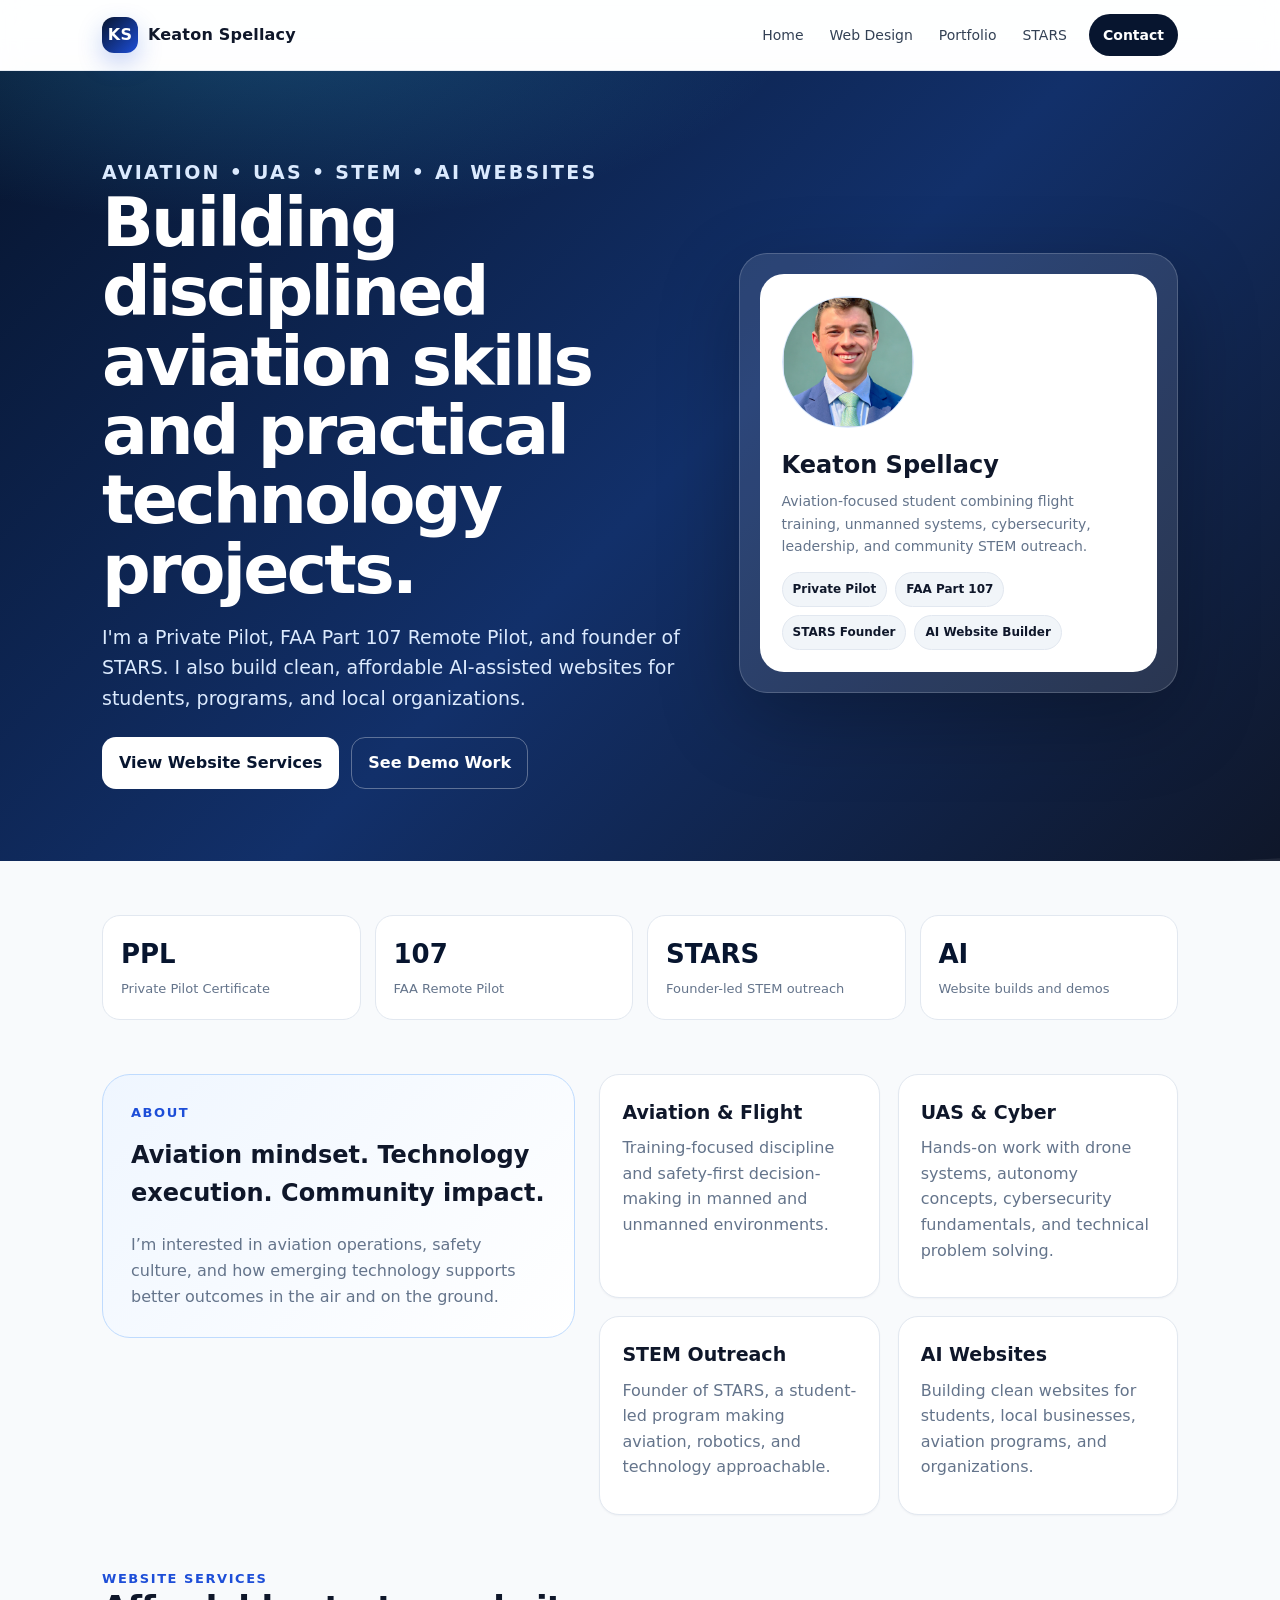
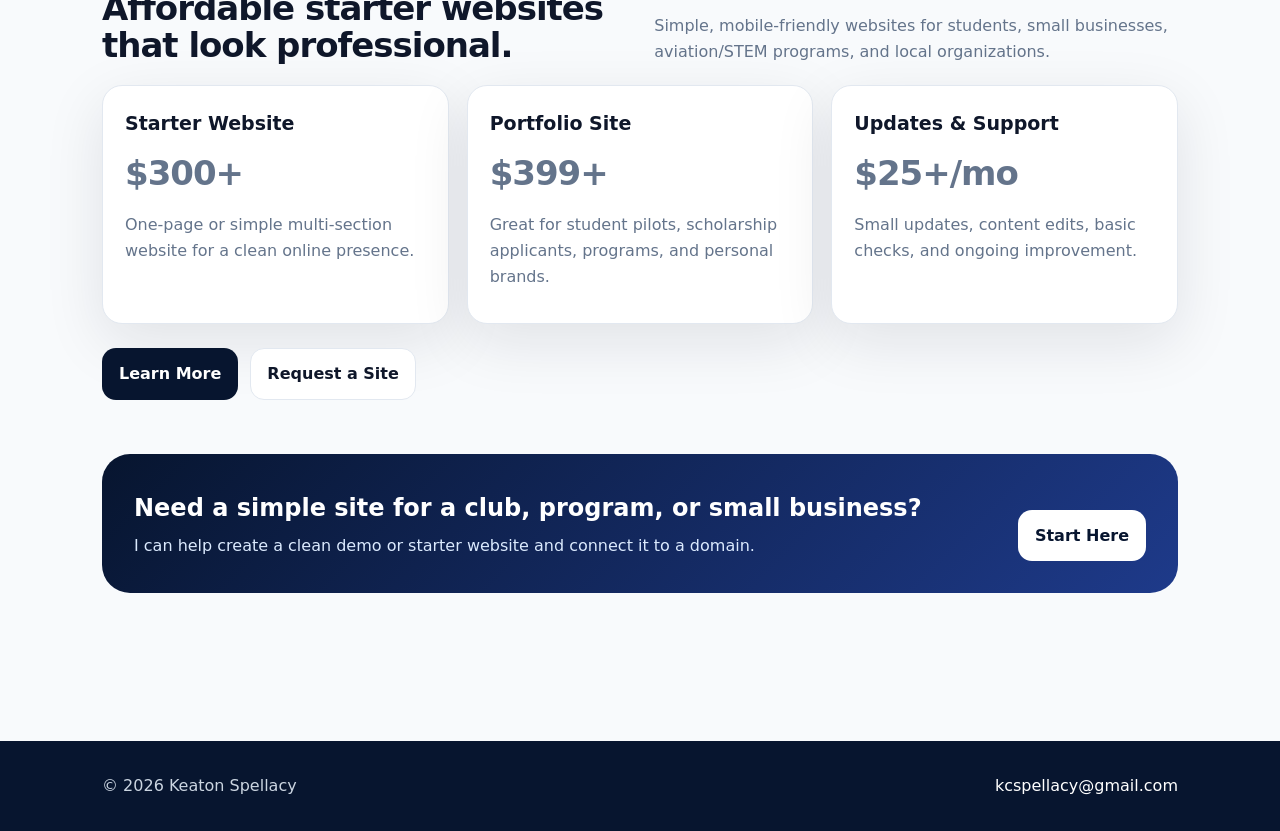
<file: index.html>
<!doctype html>
<html lang="en">
<head>
  <meta charset="utf-8" />
  <meta name="viewport" content="width=device-width, initial-scale=1" />
  <title>Keaton Spellacy | Aviation, STEM & AI-Assisted Websites</title>
  <meta name="description" content="Keaton Spellacy is a student pilot, FAA Part 107 Remote Pilot, STARS founder, and aviation/STEM leader building AI-assisted websites for students, small businesses, and programs." />
  <link rel="stylesheet" href="assets/style.css" />
</head>
<body>
<a class="skip" href="#main">Skip to content</a>
<header class="site-header">
  <nav class="nav" aria-label="Main navigation">
    <a class="brand" href="index.html"><span class="mark">KS</span><span>Keaton Spellacy</span></a>
    <div class="nav-links">
      <a href="index.html">Home</a>
      <a href="web-design.html">Web Design</a>
      <a href="portfolio.html">Portfolio</a>
      <a href="stars.html">STARS</a>
      <a class="nav-cta" href="contact.html">Contact</a>
    </div>
  </nav>
</header>
<section class="hero">
  <div class="hero-inner">
    <div>
      <p class="eyebrow">Aviation • UAS • STEM • AI Websites</p>
      <h1>Building disciplined aviation skills and practical technology projects.</h1>
      <p>I'm a Private Pilot, FAA Part 107 Remote Pilot, and founder of STARS. I also build clean, affordable AI-assisted websites for students, programs, and local organizations.</p>
      <div class="btnrow">
        <a class="btn primary" href="web-design.html">View Website Services</a>
        <a class="btn secondary" href="portfolio.html">See Demo Work</a>
      </div>
    </div>
    <div class="hero-card">
      <div class="profile">
        <div class="headshot-wrap" aria-label="Keaton Spellacy profile placeholder">
          <img class="profile-photo" src="assets/keaton-headshot.png" alt="Keaton Spellacy headshot">
        </div>
        <h2>Keaton Spellacy</h2>
        <p>Aviation-focused student combining flight training, unmanned systems, cybersecurity, leadership, and community STEM outreach.</p>
        <div class="badges">
          <span class="badge">Private Pilot</span>
          <span class="badge">FAA Part 107</span>
          <span class="badge">STARS Founder</span>
          <span class="badge">AI Website Builder</span>
        </div>
      </div>
    </div>
  </div>
</section>
<main id="main">
  <section class="section">
    <div class="stat-row">
      <div class="stat"><strong>PPL</strong><span>Private Pilot Certificate</span></div>
      <div class="stat"><strong>107</strong><span>FAA Remote Pilot</span></div>
      <div class="stat"><strong>STARS</strong><span>Founder-led STEM outreach</span></div>
      <div class="stat"><strong>AI</strong><span>Website builds and demos</span></div>
    </div>
  </section>

  <section class="section split">
    <div class="panel">
      <p class="eyebrow" style="color:#1d4ed8">About</p>
      <h2 style="margin-top:0">Aviation mindset. Technology execution. Community impact.</h2>
      <p class="lead">I’m interested in aviation operations, safety culture, and how emerging technology supports better outcomes in the air and on the ground.</p>
    </div>
    <div class="grid2">
      <div class="card"><h3>Aviation & Flight</h3><p>Training-focused discipline and safety-first decision-making in manned and unmanned environments.</p></div>
      <div class="card"><h3>UAS & Cyber</h3><p>Hands-on work with drone systems, autonomy concepts, cybersecurity fundamentals, and technical problem solving.</p></div>
      <div class="card"><h3>STEM Outreach</h3><p>Founder of STARS, a student-led program making aviation, robotics, and technology approachable.</p></div>
      <div class="card"><h3>AI Websites</h3><p>Building clean websites for students, local businesses, aviation programs, and organizations.</p></div>
    </div>
  </section>

  <section class="section">
    <div class="section-head">
      <div>
        <p class="eyebrow" style="color:#1d4ed8">Website Services</p>
        <h2>Affordable starter websites that look professional.</h2>
      </div>
      <p>Simple, mobile-friendly websites for students, small businesses, aviation/STEM programs, and local organizations.</p>
    </div>
    <div class="grid3">
      <div class="card lift"><h3>Starter Website</h3><p class="price">$300+</p><p>One-page or simple multi-section website for a clean online presence.</p></div>
      <div class="card lift"><h3>Portfolio Site</h3><p class="price">$399+</p><p>Great for student pilots, scholarship applicants, programs, and personal brands.</p></div>
      <div class="card lift"><h3>Updates & Support</h3><p class="price">$25+/mo</p><p>Small updates, content edits, basic checks, and ongoing improvement.</p></div>
    </div>
    <div class="btnrow"><a class="btn dark" href="web-design.html">Learn More</a><a class="btn light" href="contact.html">Request a Site</a></div>
  </section>

  <section class="section">
    <div class="callout">
      <div>
        <h2 style="margin:0">Need a simple site for a club, program, or small business?</h2>
        <p>I can help create a clean demo or starter website and connect it to a domain.</p>
      </div>
      <div class="btnrow"><a class="btn primary" href="contact.html">Start Here</a></div>
    </div>
  </section>
</main>
<footer class="footer"><div class="footer-inner"><span>© <span id="y"></span> Keaton Spellacy</span><span><a href="mailto:kcspellacy@gmail.com">kcspellacy@gmail.com</a></span></div></footer>
<script>document.getElementById('y').textContent = new Date().getFullYear();</script>
</body>
</html>
</file>
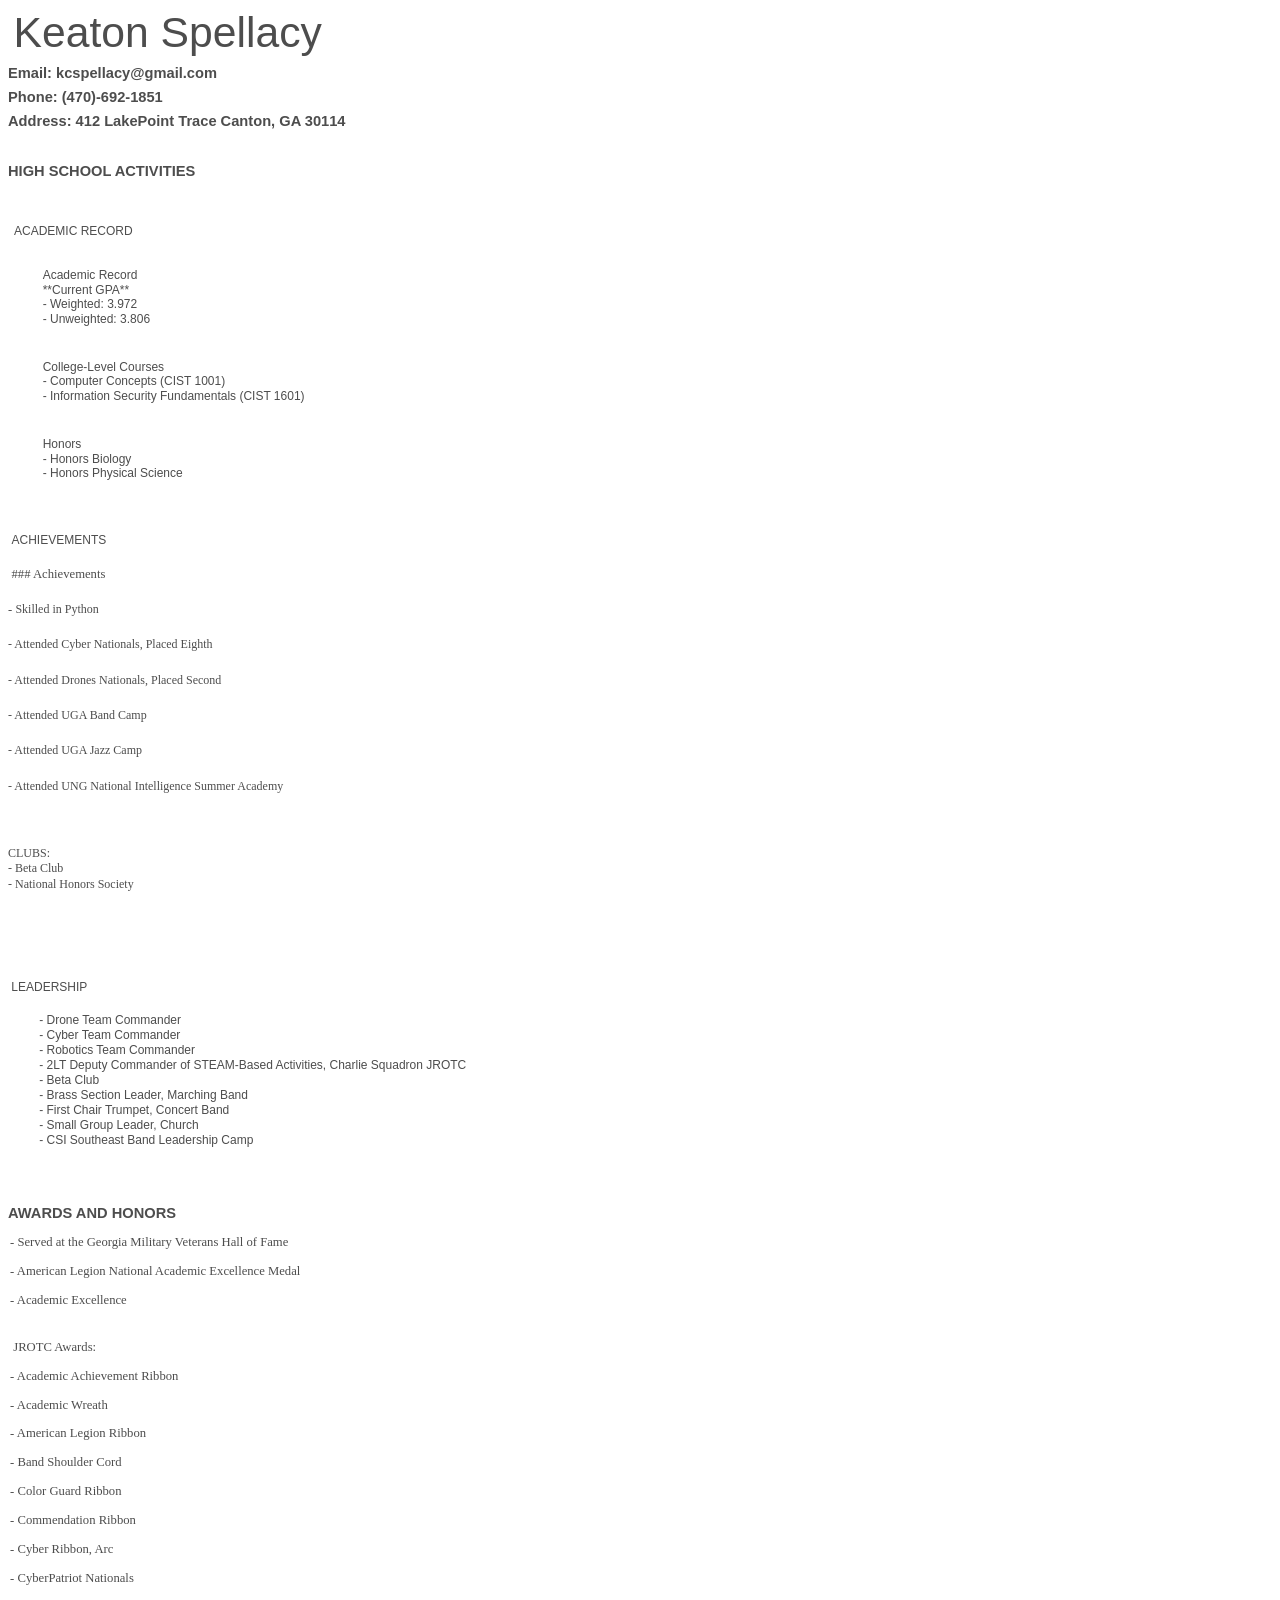
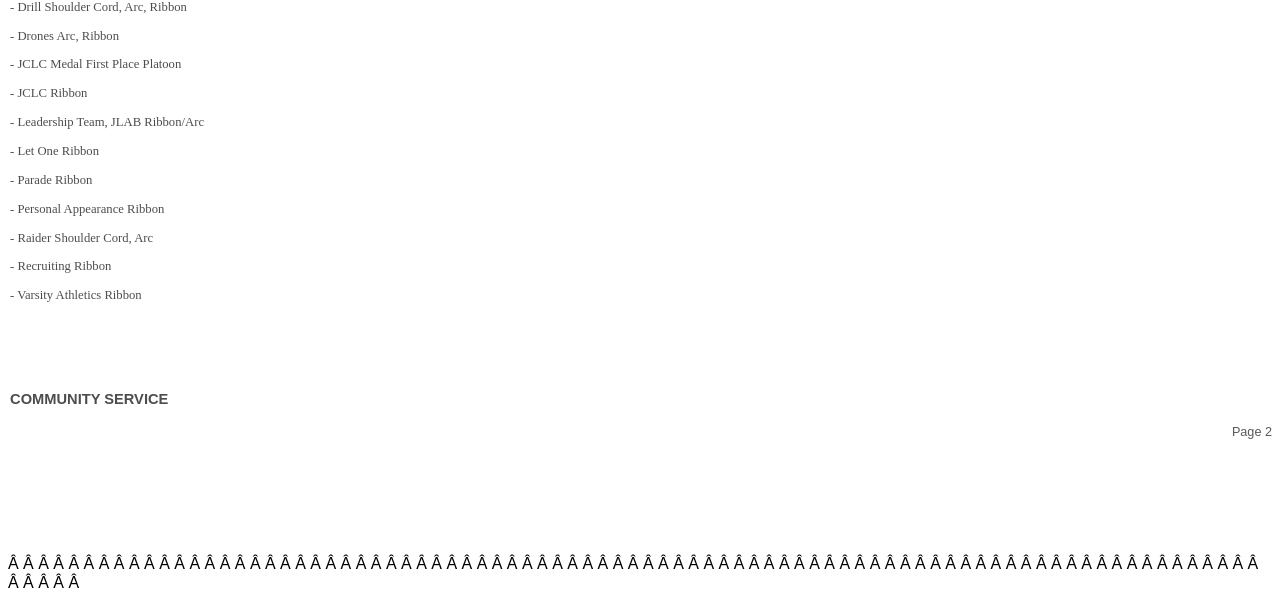
<file: 1st Webpage.index.html>
<html xmlns:v="urn:schemas-microsoft-com:vml"
xmlns:o="urn:schemas-microsoft-com:office:office"
xmlns:w="urn:schemas-microsoft-com:office:word"
xmlns:m="http://schemas.microsoft.com/office/2004/12/omml"
xmlns="http://www.w3.org/TR/REC-html40">
	

<head>
<meta http-equiv=Content-Type content="text/html; charset=windows-1252">
<meta name=ProgId content=Word.Document>
<meta name=Generator content="Microsoft Word 15">
<meta name=Originator content="Microsoft Word 15">
<link rel=File-List href="index_files/filelist.xml">
<!--[if gte mso 9]><xml>
 <o:DocumentProperties>
  <o:Author>Keaton Spellacy</o:Author>
  <o:LastAuthor>Keaton Spellacy</o:LastAuthor>
  <o:Revision>2</o:Revision>
  <o:TotalTime>6</o:TotalTime>
  <o:Created>2024-07-07T02:10:00Z</o:Created>
  <o:LastSaved>2024-07-07T02:10:00Z</o:LastSaved>
  <o:Pages>2</o:Pages>
  <o:Words>246</o:Words>
  <o:Characters>1408</o:Characters>
  <o:Lines>11</o:Lines>
  <o:Paragraphs>3</o:Paragraphs>
  <o:CharactersWithSpaces>1651</o:CharactersWithSpaces>
  <o:Version>16.00</o:Version>
 </o:DocumentProperties>
 <o:OfficeDocumentSettings>
  <o:AllowPNG/>
 </o:OfficeDocumentSettings>
</xml><![endif]-->
<link rel=themeData href="index_files/themedata.thmx">
<link rel=colorSchemeMapping href="index_files/colorschememapping.xml">
<!--[if gte mso 9]><xml>
 <w:WordDocument>
  <w:SpellingState>Clean</w:SpellingState>
  <w:GrammarState>Clean</w:GrammarState>
  <w:TrackMoves/>
  <w:TrackFormatting/>
  <w:PunctuationKerning/>
  <w:ValidateAgainstSchemas/>
  <w:SaveIfXMLInvalid>false</w:SaveIfXMLInvalid>
  <w:IgnoreMixedContent>false</w:IgnoreMixedContent>
  <w:AlwaysShowPlaceholderText>false</w:AlwaysShowPlaceholderText>
  <w:DoNotPromoteQF/>
  <w:LidThemeOther>EN-US</w:LidThemeOther>
  <w:LidThemeAsian>X-NONE</w:LidThemeAsian>
  <w:LidThemeComplexScript>X-NONE</w:LidThemeComplexScript>
  <w:Compatibility>
   <w:BreakWrappedTables/>
   <w:SnapToGridInCell/>
   <w:WrapTextWithPunct/>
   <w:UseAsianBreakRules/>
   <w:DontGrowAutofit/>
   <w:SplitPgBreakAndParaMark/>
   <w:EnableOpenTypeKerning/>
   <w:DontFlipMirrorIndents/>
   <w:OverrideTableStyleHps/>
  </w:Compatibility>
  <m:mathPr>
   <m:mathFont m:val="Cambria Math"/>
   <m:brkBin m:val="before"/>
   <m:brkBinSub m:val="&#45;-"/>
   <m:smallFrac m:val="off"/>
   <m:dispDef/>
   <m:lMargin m:val="0"/>
   <m:rMargin m:val="0"/>
   <m:defJc m:val="centerGroup"/>
   <m:wrapIndent m:val="1440"/>
   <m:intLim m:val="subSup"/>
   <m:naryLim m:val="undOvr"/>
  </m:mathPr></w:WordDocument>
</xml><![endif]--><!--[if gte mso 9]><xml>
 <w:LatentStyles DefLockedState="false" DefUnhideWhenUsed="false"
  DefSemiHidden="false" DefQFormat="false" DefPriority="99"
  LatentStyleCount="376">
  <w:LsdException Locked="false" Priority="0" QFormat="true" Name="Normal"/>
  <w:LsdException Locked="false" Priority="9" QFormat="true" Name="heading 1"/>
  <w:LsdException Locked="false" Priority="9" SemiHidden="true"
   UnhideWhenUsed="true" QFormat="true" Name="heading 2"/>
  <w:LsdException Locked="false" Priority="9" SemiHidden="true"
   UnhideWhenUsed="true" QFormat="true" Name="heading 3"/>
  <w:LsdException Locked="false" Priority="9" SemiHidden="true"
   UnhideWhenUsed="true" QFormat="true" Name="heading 4"/>
  <w:LsdException Locked="false" Priority="9" SemiHidden="true"
   UnhideWhenUsed="true" QFormat="true" Name="heading 5"/>
  <w:LsdException Locked="false" Priority="9" SemiHidden="true"
   UnhideWhenUsed="true" QFormat="true" Name="heading 6"/>
  <w:LsdException Locked="false" Priority="9" SemiHidden="true"
   UnhideWhenUsed="true" QFormat="true" Name="heading 7"/>
  <w:LsdException Locked="false" Priority="9" SemiHidden="true"
   UnhideWhenUsed="true" QFormat="true" Name="heading 8"/>
  <w:LsdException Locked="false" Priority="9" SemiHidden="true"
   UnhideWhenUsed="true" QFormat="true" Name="heading 9"/>
  <w:LsdException Locked="false" SemiHidden="true" UnhideWhenUsed="true"
   Name="index 1"/>
  <w:LsdException Locked="false" SemiHidden="true" UnhideWhenUsed="true"
   Name="index 2"/>
  <w:LsdException Locked="false" SemiHidden="true" UnhideWhenUsed="true"
   Name="index 3"/>
  <w:LsdException Locked="false" SemiHidden="true" UnhideWhenUsed="true"
   Name="index 4"/>
  <w:LsdException Locked="false" SemiHidden="true" UnhideWhenUsed="true"
   Name="index 5"/>
  <w:LsdException Locked="false" SemiHidden="true" UnhideWhenUsed="true"
   Name="index 6"/>
  <w:LsdException Locked="false" SemiHidden="true" UnhideWhenUsed="true"
   Name="index 7"/>
  <w:LsdException Locked="false" SemiHidden="true" UnhideWhenUsed="true"
   Name="index 8"/>
  <w:LsdException Locked="false" SemiHidden="true" UnhideWhenUsed="true"
   Name="index 9"/>
  <w:LsdException Locked="false" Priority="39" SemiHidden="true"
   UnhideWhenUsed="true" Name="toc 1"/>
  <w:LsdException Locked="false" Priority="39" SemiHidden="true"
   UnhideWhenUsed="true" Name="toc 2"/>
  <w:LsdException Locked="false" Priority="39" SemiHidden="true"
   UnhideWhenUsed="true" Name="toc 3"/>
  <w:LsdException Locked="false" Priority="39" SemiHidden="true"
   UnhideWhenUsed="true" Name="toc 4"/>
  <w:LsdException Locked="false" Priority="39" SemiHidden="true"
   UnhideWhenUsed="true" Name="toc 5"/>
  <w:LsdException Locked="false" Priority="39" SemiHidden="true"
   UnhideWhenUsed="true" Name="toc 6"/>
  <w:LsdException Locked="false" Priority="39" SemiHidden="true"
   UnhideWhenUsed="true" Name="toc 7"/>
  <w:LsdException Locked="false" Priority="39" SemiHidden="true"
   UnhideWhenUsed="true" Name="toc 8"/>
  <w:LsdException Locked="false" Priority="39" SemiHidden="true"
   UnhideWhenUsed="true" Name="toc 9"/>
  <w:LsdException Locked="false" SemiHidden="true" UnhideWhenUsed="true"
   Name="Normal Indent"/>
  <w:LsdException Locked="false" SemiHidden="true" UnhideWhenUsed="true"
   Name="footnote text"/>
  <w:LsdException Locked="false" SemiHidden="true" UnhideWhenUsed="true"
   Name="annotation text"/>
  <w:LsdException Locked="false" SemiHidden="true" UnhideWhenUsed="true"
   Name="header"/>
  <w:LsdException Locked="false" SemiHidden="true" UnhideWhenUsed="true"
   Name="footer"/>
  <w:LsdException Locked="false" SemiHidden="true" UnhideWhenUsed="true"
   Name="index heading"/>
  <w:LsdException Locked="false" Priority="35" SemiHidden="true"
   UnhideWhenUsed="true" QFormat="true" Name="caption"/>
  <w:LsdException Locked="false" SemiHidden="true" UnhideWhenUsed="true"
   Name="table of figures"/>
  <w:LsdException Locked="false" SemiHidden="true" UnhideWhenUsed="true"
   Name="envelope address"/>
  <w:LsdException Locked="false" SemiHidden="true" UnhideWhenUsed="true"
   Name="envelope return"/>
  <w:LsdException Locked="false" SemiHidden="true" UnhideWhenUsed="true"
   Name="footnote reference"/>
  <w:LsdException Locked="false" SemiHidden="true" UnhideWhenUsed="true"
   Name="annotation reference"/>
  <w:LsdException Locked="false" SemiHidden="true" UnhideWhenUsed="true"
   Name="line number"/>
  <w:LsdException Locked="false" SemiHidden="true" UnhideWhenUsed="true"
   Name="page number"/>
  <w:LsdException Locked="false" SemiHidden="true" UnhideWhenUsed="true"
   Name="endnote reference"/>
  <w:LsdException Locked="false" SemiHidden="true" UnhideWhenUsed="true"
   Name="endnote text"/>
  <w:LsdException Locked="false" SemiHidden="true" UnhideWhenUsed="true"
   Name="table of authorities"/>
  <w:LsdException Locked="false" SemiHidden="true" UnhideWhenUsed="true"
   Name="macro"/>
  <w:LsdException Locked="false" SemiHidden="true" UnhideWhenUsed="true"
   Name="toa heading"/>
  <w:LsdException Locked="false" SemiHidden="true" UnhideWhenUsed="true"
   Name="List"/>
  <w:LsdException Locked="false" SemiHidden="true" UnhideWhenUsed="true"
   Name="List Bullet"/>
  <w:LsdException Locked="false" SemiHidden="true" UnhideWhenUsed="true"
   Name="List Number"/>
  <w:LsdException Locked="false" SemiHidden="true" UnhideWhenUsed="true"
   Name="List 2"/>
  <w:LsdException Locked="false" SemiHidden="true" UnhideWhenUsed="true"
   Name="List 3"/>
  <w:LsdException Locked="false" SemiHidden="true" UnhideWhenUsed="true"
   Name="List 4"/>
  <w:LsdException Locked="false" SemiHidden="true" UnhideWhenUsed="true"
   Name="List 5"/>
  <w:LsdException Locked="false" SemiHidden="true" UnhideWhenUsed="true"
   Name="List Bullet 2"/>
  <w:LsdException Locked="false" SemiHidden="true" UnhideWhenUsed="true"
   Name="List Bullet 3"/>
  <w:LsdException Locked="false" SemiHidden="true" UnhideWhenUsed="true"
   Name="List Bullet 4"/>
  <w:LsdException Locked="false" SemiHidden="true" UnhideWhenUsed="true"
   Name="List Bullet 5"/>
  <w:LsdException Locked="false" SemiHidden="true" UnhideWhenUsed="true"
   Name="List Number 2"/>
  <w:LsdException Locked="false" SemiHidden="true" UnhideWhenUsed="true"
   Name="List Number 3"/>
  <w:LsdException Locked="false" SemiHidden="true" UnhideWhenUsed="true"
   Name="List Number 4"/>
  <w:LsdException Locked="false" SemiHidden="true" UnhideWhenUsed="true"
   Name="List Number 5"/>
  <w:LsdException Locked="false" Priority="10" QFormat="true" Name="Title"/>
  <w:LsdException Locked="false" SemiHidden="true" UnhideWhenUsed="true"
   Name="Closing"/>
  <w:LsdException Locked="false" SemiHidden="true" UnhideWhenUsed="true"
   Name="Signature"/>
  <w:LsdException Locked="false" Priority="1" SemiHidden="true"
   UnhideWhenUsed="true" Name="Default Paragraph Font"/>
  <w:LsdException Locked="false" SemiHidden="true" UnhideWhenUsed="true"
   Name="Body Text"/>
  <w:LsdException Locked="false" SemiHidden="true" UnhideWhenUsed="true"
   Name="Body Text Indent"/>
  <w:LsdException Locked="false" SemiHidden="true" UnhideWhenUsed="true"
   Name="List Continue"/>
  <w:LsdException Locked="false" SemiHidden="true" UnhideWhenUsed="true"
   Name="List Continue 2"/>
  <w:LsdException Locked="false" SemiHidden="true" UnhideWhenUsed="true"
   Name="List Continue 3"/>
  <w:LsdException Locked="false" SemiHidden="true" UnhideWhenUsed="true"
   Name="List Continue 4"/>
  <w:LsdException Locked="false" SemiHidden="true" UnhideWhenUsed="true"
   Name="List Continue 5"/>
  <w:LsdException Locked="false" SemiHidden="true" UnhideWhenUsed="true"
   Name="Message Header"/>
  <w:LsdException Locked="false" Priority="11" QFormat="true" Name="Subtitle"/>
  <w:LsdException Locked="false" SemiHidden="true" UnhideWhenUsed="true"
   Name="Salutation"/>
  <w:LsdException Locked="false" SemiHidden="true" UnhideWhenUsed="true"
   Name="Date"/>
  <w:LsdException Locked="false" SemiHidden="true" UnhideWhenUsed="true"
   Name="Body Text First Indent"/>
  <w:LsdException Locked="false" SemiHidden="true" UnhideWhenUsed="true"
   Name="Body Text First Indent 2"/>
  <w:LsdException Locked="false" SemiHidden="true" UnhideWhenUsed="true"
   Name="Note Heading"/>
  <w:LsdException Locked="false" SemiHidden="true" UnhideWhenUsed="true"
   Name="Body Text 2"/>
  <w:LsdException Locked="false" SemiHidden="true" UnhideWhenUsed="true"
   Name="Body Text 3"/>
  <w:LsdException Locked="false" SemiHidden="true" UnhideWhenUsed="true"
   Name="Body Text Indent 2"/>
  <w:LsdException Locked="false" SemiHidden="true" UnhideWhenUsed="true"
   Name="Body Text Indent 3"/>
  <w:LsdException Locked="false" SemiHidden="true" UnhideWhenUsed="true"
   Name="Block Text"/>
  <w:LsdException Locked="false" SemiHidden="true" UnhideWhenUsed="true"
   Name="Hyperlink"/>
  <w:LsdException Locked="false" SemiHidden="true" UnhideWhenUsed="true"
   Name="FollowedHyperlink"/>
  <w:LsdException Locked="false" Priority="22" QFormat="true" Name="Strong"/>
  <w:LsdException Locked="false" Priority="20" QFormat="true" Name="Emphasis"/>
  <w:LsdException Locked="false" SemiHidden="true" UnhideWhenUsed="true"
   Name="Document Map"/>
  <w:LsdException Locked="false" SemiHidden="true" UnhideWhenUsed="true"
   Name="Plain Text"/>
  <w:LsdException Locked="false" SemiHidden="true" UnhideWhenUsed="true"
   Name="E-mail Signature"/>
  <w:LsdException Locked="false" SemiHidden="true" UnhideWhenUsed="true"
   Name="HTML Top of Form"/>
  <w:LsdException Locked="false" SemiHidden="true" UnhideWhenUsed="true"
   Name="HTML Bottom of Form"/>
  <w:LsdException Locked="false" SemiHidden="true" UnhideWhenUsed="true"
   Name="Normal (Web)"/>
  <w:LsdException Locked="false" SemiHidden="true" UnhideWhenUsed="true"
   Name="HTML Acronym"/>
  <w:LsdException Locked="false" SemiHidden="true" UnhideWhenUsed="true"
   Name="HTML Address"/>
  <w:LsdException Locked="false" SemiHidden="true" UnhideWhenUsed="true"
   Name="HTML Cite"/>
  <w:LsdException Locked="false" SemiHidden="true" UnhideWhenUsed="true"
   Name="HTML Code"/>
  <w:LsdException Locked="false" SemiHidden="true" UnhideWhenUsed="true"
   Name="HTML Definition"/>
  <w:LsdException Locked="false" SemiHidden="true" UnhideWhenUsed="true"
   Name="HTML Keyboard"/>
  <w:LsdException Locked="false" SemiHidden="true" UnhideWhenUsed="true"
   Name="HTML Preformatted"/>
  <w:LsdException Locked="false" SemiHidden="true" UnhideWhenUsed="true"
   Name="HTML Sample"/>
  <w:LsdException Locked="false" SemiHidden="true" UnhideWhenUsed="true"
   Name="HTML Typewriter"/>
  <w:LsdException Locked="false" SemiHidden="true" UnhideWhenUsed="true"
   Name="HTML Variable"/>
  <w:LsdException Locked="false" SemiHidden="true" UnhideWhenUsed="true"
   Name="Normal Table"/>
  <w:LsdException Locked="false" SemiHidden="true" UnhideWhenUsed="true"
   Name="annotation subject"/>
  <w:LsdException Locked="false" SemiHidden="true" UnhideWhenUsed="true"
   Name="No List"/>
  <w:LsdException Locked="false" SemiHidden="true" UnhideWhenUsed="true"
   Name="Outline List 1"/>
  <w:LsdException Locked="false" SemiHidden="true" UnhideWhenUsed="true"
   Name="Outline List 2"/>
  <w:LsdException Locked="false" SemiHidden="true" UnhideWhenUsed="true"
   Name="Outline List 3"/>
  <w:LsdException Locked="false" SemiHidden="true" UnhideWhenUsed="true"
   Name="Table Simple 1"/>
  <w:LsdException Locked="false" SemiHidden="true" UnhideWhenUsed="true"
   Name="Table Simple 2"/>
  <w:LsdException Locked="false" SemiHidden="true" UnhideWhenUsed="true"
   Name="Table Simple 3"/>
  <w:LsdException Locked="false" SemiHidden="true" UnhideWhenUsed="true"
   Name="Table Classic 1"/>
  <w:LsdException Locked="false" SemiHidden="true" UnhideWhenUsed="true"
   Name="Table Classic 2"/>
  <w:LsdException Locked="false" SemiHidden="true" UnhideWhenUsed="true"
   Name="Table Classic 3"/>
  <w:LsdException Locked="false" SemiHidden="true" UnhideWhenUsed="true"
   Name="Table Classic 4"/>
  <w:LsdException Locked="false" SemiHidden="true" UnhideWhenUsed="true"
   Name="Table Colorful 1"/>
  <w:LsdException Locked="false" SemiHidden="true" UnhideWhenUsed="true"
   Name="Table Colorful 2"/>
  <w:LsdException Locked="false" SemiHidden="true" UnhideWhenUsed="true"
   Name="Table Colorful 3"/>
  <w:LsdException Locked="false" SemiHidden="true" UnhideWhenUsed="true"
   Name="Table Columns 1"/>
  <w:LsdException Locked="false" SemiHidden="true" UnhideWhenUsed="true"
   Name="Table Columns 2"/>
  <w:LsdException Locked="false" SemiHidden="true" UnhideWhenUsed="true"
   Name="Table Columns 3"/>
  <w:LsdException Locked="false" SemiHidden="true" UnhideWhenUsed="true"
   Name="Table Columns 4"/>
  <w:LsdException Locked="false" SemiHidden="true" UnhideWhenUsed="true"
   Name="Table Columns 5"/>
  <w:LsdException Locked="false" SemiHidden="true" UnhideWhenUsed="true"
   Name="Table Grid 1"/>
  <w:LsdException Locked="false" SemiHidden="true" UnhideWhenUsed="true"
   Name="Table Grid 2"/>
  <w:LsdException Locked="false" SemiHidden="true" UnhideWhenUsed="true"
   Name="Table Grid 3"/>
  <w:LsdException Locked="false" SemiHidden="true" UnhideWhenUsed="true"
   Name="Table Grid 4"/>
  <w:LsdException Locked="false" SemiHidden="true" UnhideWhenUsed="true"
   Name="Table Grid 5"/>
  <w:LsdException Locked="false" SemiHidden="true" UnhideWhenUsed="true"
   Name="Table Grid 6"/>
  <w:LsdException Locked="false" SemiHidden="true" UnhideWhenUsed="true"
   Name="Table Grid 7"/>
  <w:LsdException Locked="false" SemiHidden="true" UnhideWhenUsed="true"
   Name="Table Grid 8"/>
  <w:LsdException Locked="false" SemiHidden="true" UnhideWhenUsed="true"
   Name="Table List 1"/>
  <w:LsdException Locked="false" SemiHidden="true" UnhideWhenUsed="true"
   Name="Table List 2"/>
  <w:LsdException Locked="false" SemiHidden="true" UnhideWhenUsed="true"
   Name="Table List 3"/>
  <w:LsdException Locked="false" SemiHidden="true" UnhideWhenUsed="true"
   Name="Table List 4"/>
  <w:LsdException Locked="false" SemiHidden="true" UnhideWhenUsed="true"
   Name="Table List 5"/>
  <w:LsdException Locked="false" SemiHidden="true" UnhideWhenUsed="true"
   Name="Table List 6"/>
  <w:LsdException Locked="false" SemiHidden="true" UnhideWhenUsed="true"
   Name="Table List 7"/>
  <w:LsdException Locked="false" SemiHidden="true" UnhideWhenUsed="true"
   Name="Table List 8"/>
  <w:LsdException Locked="false" SemiHidden="true" UnhideWhenUsed="true"
   Name="Table 3D effects 1"/>
  <w:LsdException Locked="false" SemiHidden="true" UnhideWhenUsed="true"
   Name="Table 3D effects 2"/>
  <w:LsdException Locked="false" SemiHidden="true" UnhideWhenUsed="true"
   Name="Table 3D effects 3"/>
  <w:LsdException Locked="false" SemiHidden="true" UnhideWhenUsed="true"
   Name="Table Contemporary"/>
  <w:LsdException Locked="false" SemiHidden="true" UnhideWhenUsed="true"
   Name="Table Elegant"/>
  <w:LsdException Locked="false" SemiHidden="true" UnhideWhenUsed="true"
   Name="Table Professional"/>
  <w:LsdException Locked="false" SemiHidden="true" UnhideWhenUsed="true"
   Name="Table Subtle 1"/>
  <w:LsdException Locked="false" SemiHidden="true" UnhideWhenUsed="true"
   Name="Table Subtle 2"/>
  <w:LsdException Locked="false" SemiHidden="true" UnhideWhenUsed="true"
   Name="Table Web 1"/>
  <w:LsdException Locked="false" SemiHidden="true" UnhideWhenUsed="true"
   Name="Table Web 2"/>
  <w:LsdException Locked="false" SemiHidden="true" UnhideWhenUsed="true"
   Name="Table Web 3"/>
  <w:LsdException Locked="false" SemiHidden="true" UnhideWhenUsed="true"
   Name="Balloon Text"/>
  <w:LsdException Locked="false" Priority="39" Name="Table Grid"/>
  <w:LsdException Locked="false" SemiHidden="true" UnhideWhenUsed="true"
   Name="Table Theme"/>
  <w:LsdException Locked="false" SemiHidden="true" Name="Placeholder Text"/>
  <w:LsdException Locked="false" Priority="1" QFormat="true" Name="No Spacing"/>
  <w:LsdException Locked="false" Priority="60" Name="Light Shading"/>
  <w:LsdException Locked="false" Priority="61" Name="Light List"/>
  <w:LsdException Locked="false" Priority="62" Name="Light Grid"/>
  <w:LsdException Locked="false" Priority="63" Name="Medium Shading 1"/>
  <w:LsdException Locked="false" Priority="64" Name="Medium Shading 2"/>
  <w:LsdException Locked="false" Priority="65" Name="Medium List 1"/>
  <w:LsdException Locked="false" Priority="66" Name="Medium List 2"/>
  <w:LsdException Locked="false" Priority="67" Name="Medium Grid 1"/>
  <w:LsdException Locked="false" Priority="68" Name="Medium Grid 2"/>
  <w:LsdException Locked="false" Priority="69" Name="Medium Grid 3"/>
  <w:LsdException Locked="false" Priority="70" Name="Dark List"/>
  <w:LsdException Locked="false" Priority="71" Name="Colorful Shading"/>
  <w:LsdException Locked="false" Priority="72" Name="Colorful List"/>
  <w:LsdException Locked="false" Priority="73" Name="Colorful Grid"/>
  <w:LsdException Locked="false" Priority="60" Name="Light Shading Accent 1"/>
  <w:LsdException Locked="false" Priority="61" Name="Light List Accent 1"/>
  <w:LsdException Locked="false" Priority="62" Name="Light Grid Accent 1"/>
  <w:LsdException Locked="false" Priority="63" Name="Medium Shading 1 Accent 1"/>
  <w:LsdException Locked="false" Priority="64" Name="Medium Shading 2 Accent 1"/>
  <w:LsdException Locked="false" Priority="65" Name="Medium List 1 Accent 1"/>
  <w:LsdException Locked="false" SemiHidden="true" Name="Revision"/>
  <w:LsdException Locked="false" Priority="34" QFormat="true"
   Name="List Paragraph"/>
  <w:LsdException Locked="false" Priority="29" QFormat="true" Name="Quote"/>
  <w:LsdException Locked="false" Priority="30" QFormat="true"
   Name="Intense Quote"/>
  <w:LsdException Locked="false" Priority="66" Name="Medium List 2 Accent 1"/>
  <w:LsdException Locked="false" Priority="67" Name="Medium Grid 1 Accent 1"/>
  <w:LsdException Locked="false" Priority="68" Name="Medium Grid 2 Accent 1"/>
  <w:LsdException Locked="false" Priority="69" Name="Medium Grid 3 Accent 1"/>
  <w:LsdException Locked="false" Priority="70" Name="Dark List Accent 1"/>
  <w:LsdException Locked="false" Priority="71" Name="Colorful Shading Accent 1"/>
  <w:LsdException Locked="false" Priority="72" Name="Colorful List Accent 1"/>
  <w:LsdException Locked="false" Priority="73" Name="Colorful Grid Accent 1"/>
  <w:LsdException Locked="false" Priority="60" Name="Light Shading Accent 2"/>
  <w:LsdException Locked="false" Priority="61" Name="Light List Accent 2"/>
  <w:LsdException Locked="false" Priority="62" Name="Light Grid Accent 2"/>
  <w:LsdException Locked="false" Priority="63" Name="Medium Shading 1 Accent 2"/>
  <w:LsdException Locked="false" Priority="64" Name="Medium Shading 2 Accent 2"/>
  <w:LsdException Locked="false" Priority="65" Name="Medium List 1 Accent 2"/>
  <w:LsdException Locked="false" Priority="66" Name="Medium List 2 Accent 2"/>
  <w:LsdException Locked="false" Priority="67" Name="Medium Grid 1 Accent 2"/>
  <w:LsdException Locked="false" Priority="68" Name="Medium Grid 2 Accent 2"/>
  <w:LsdException Locked="false" Priority="69" Name="Medium Grid 3 Accent 2"/>
  <w:LsdException Locked="false" Priority="70" Name="Dark List Accent 2"/>
  <w:LsdException Locked="false" Priority="71" Name="Colorful Shading Accent 2"/>
  <w:LsdException Locked="false" Priority="72" Name="Colorful List Accent 2"/>
  <w:LsdException Locked="false" Priority="73" Name="Colorful Grid Accent 2"/>
  <w:LsdException Locked="false" Priority="60" Name="Light Shading Accent 3"/>
  <w:LsdException Locked="false" Priority="61" Name="Light List Accent 3"/>
  <w:LsdException Locked="false" Priority="62" Name="Light Grid Accent 3"/>
  <w:LsdException Locked="false" Priority="63" Name="Medium Shading 1 Accent 3"/>
  <w:LsdException Locked="false" Priority="64" Name="Medium Shading 2 Accent 3"/>
  <w:LsdException Locked="false" Priority="65" Name="Medium List 1 Accent 3"/>
  <w:LsdException Locked="false" Priority="66" Name="Medium List 2 Accent 3"/>
  <w:LsdException Locked="false" Priority="67" Name="Medium Grid 1 Accent 3"/>
  <w:LsdException Locked="false" Priority="68" Name="Medium Grid 2 Accent 3"/>
  <w:LsdException Locked="false" Priority="69" Name="Medium Grid 3 Accent 3"/>
  <w:LsdException Locked="false" Priority="70" Name="Dark List Accent 3"/>
  <w:LsdException Locked="false" Priority="71" Name="Colorful Shading Accent 3"/>
  <w:LsdException Locked="false" Priority="72" Name="Colorful List Accent 3"/>
  <w:LsdException Locked="false" Priority="73" Name="Colorful Grid Accent 3"/>
  <w:LsdException Locked="false" Priority="60" Name="Light Shading Accent 4"/>
  <w:LsdException Locked="false" Priority="61" Name="Light List Accent 4"/>
  <w:LsdException Locked="false" Priority="62" Name="Light Grid Accent 4"/>
  <w:LsdException Locked="false" Priority="63" Name="Medium Shading 1 Accent 4"/>
  <w:LsdException Locked="false" Priority="64" Name="Medium Shading 2 Accent 4"/>
  <w:LsdException Locked="false" Priority="65" Name="Medium List 1 Accent 4"/>
  <w:LsdException Locked="false" Priority="66" Name="Medium List 2 Accent 4"/>
  <w:LsdException Locked="false" Priority="67" Name="Medium Grid 1 Accent 4"/>
  <w:LsdException Locked="false" Priority="68" Name="Medium Grid 2 Accent 4"/>
  <w:LsdException Locked="false" Priority="69" Name="Medium Grid 3 Accent 4"/>
  <w:LsdException Locked="false" Priority="70" Name="Dark List Accent 4"/>
  <w:LsdException Locked="false" Priority="71" Name="Colorful Shading Accent 4"/>
  <w:LsdException Locked="false" Priority="72" Name="Colorful List Accent 4"/>
  <w:LsdException Locked="false" Priority="73" Name="Colorful Grid Accent 4"/>
  <w:LsdException Locked="false" Priority="60" Name="Light Shading Accent 5"/>
  <w:LsdException Locked="false" Priority="61" Name="Light List Accent 5"/>
  <w:LsdException Locked="false" Priority="62" Name="Light Grid Accent 5"/>
  <w:LsdException Locked="false" Priority="63" Name="Medium Shading 1 Accent 5"/>
  <w:LsdException Locked="false" Priority="64" Name="Medium Shading 2 Accent 5"/>
  <w:LsdException Locked="false" Priority="65" Name="Medium List 1 Accent 5"/>
  <w:LsdException Locked="false" Priority="66" Name="Medium List 2 Accent 5"/>
  <w:LsdException Locked="false" Priority="67" Name="Medium Grid 1 Accent 5"/>
  <w:LsdException Locked="false" Priority="68" Name="Medium Grid 2 Accent 5"/>
  <w:LsdException Locked="false" Priority="69" Name="Medium Grid 3 Accent 5"/>
  <w:LsdException Locked="false" Priority="70" Name="Dark List Accent 5"/>
  <w:LsdException Locked="false" Priority="71" Name="Colorful Shading Accent 5"/>
  <w:LsdException Locked="false" Priority="72" Name="Colorful List Accent 5"/>
  <w:LsdException Locked="false" Priority="73" Name="Colorful Grid Accent 5"/>
  <w:LsdException Locked="false" Priority="60" Name="Light Shading Accent 6"/>
  <w:LsdException Locked="false" Priority="61" Name="Light List Accent 6"/>
  <w:LsdException Locked="false" Priority="62" Name="Light Grid Accent 6"/>
  <w:LsdException Locked="false" Priority="63" Name="Medium Shading 1 Accent 6"/>
  <w:LsdException Locked="false" Priority="64" Name="Medium Shading 2 Accent 6"/>
  <w:LsdException Locked="false" Priority="65" Name="Medium List 1 Accent 6"/>
  <w:LsdException Locked="false" Priority="66" Name="Medium List 2 Accent 6"/>
  <w:LsdException Locked="false" Priority="67" Name="Medium Grid 1 Accent 6"/>
  <w:LsdException Locked="false" Priority="68" Name="Medium Grid 2 Accent 6"/>
  <w:LsdException Locked="false" Priority="69" Name="Medium Grid 3 Accent 6"/>
  <w:LsdException Locked="false" Priority="70" Name="Dark List Accent 6"/>
  <w:LsdException Locked="false" Priority="71" Name="Colorful Shading Accent 6"/>
  <w:LsdException Locked="false" Priority="72" Name="Colorful List Accent 6"/>
  <w:LsdException Locked="false" Priority="73" Name="Colorful Grid Accent 6"/>
  <w:LsdException Locked="false" Priority="19" QFormat="true"
   Name="Subtle Emphasis"/>
  <w:LsdException Locked="false" Priority="21" QFormat="true"
   Name="Intense Emphasis"/>
  <w:LsdException Locked="false" Priority="31" QFormat="true"
   Name="Subtle Reference"/>
  <w:LsdException Locked="false" Priority="32" QFormat="true"
   Name="Intense Reference"/>
  <w:LsdException Locked="false" Priority="33" QFormat="true" Name="Book Title"/>
  <w:LsdException Locked="false" Priority="37" SemiHidden="true"
   UnhideWhenUsed="true" Name="Bibliography"/>
  <w:LsdException Locked="false" Priority="39" SemiHidden="true"
   UnhideWhenUsed="true" QFormat="true" Name="TOC Heading"/>
  <w:LsdException Locked="false" Priority="41" Name="Plain Table 1"/>
  <w:LsdException Locked="false" Priority="42" Name="Plain Table 2"/>
  <w:LsdException Locked="false" Priority="43" Name="Plain Table 3"/>
  <w:LsdException Locked="false" Priority="44" Name="Plain Table 4"/>
  <w:LsdException Locked="false" Priority="45" Name="Plain Table 5"/>
  <w:LsdException Locked="false" Priority="40" Name="Grid Table Light"/>
  <w:LsdException Locked="false" Priority="46" Name="Grid Table 1 Light"/>
  <w:LsdException Locked="false" Priority="47" Name="Grid Table 2"/>
  <w:LsdException Locked="false" Priority="48" Name="Grid Table 3"/>
  <w:LsdException Locked="false" Priority="49" Name="Grid Table 4"/>
  <w:LsdException Locked="false" Priority="50" Name="Grid Table 5 Dark"/>
  <w:LsdException Locked="false" Priority="51" Name="Grid Table 6 Colorful"/>
  <w:LsdException Locked="false" Priority="52" Name="Grid Table 7 Colorful"/>
  <w:LsdException Locked="false" Priority="46"
   Name="Grid Table 1 Light Accent 1"/>
  <w:LsdException Locked="false" Priority="47" Name="Grid Table 2 Accent 1"/>
  <w:LsdException Locked="false" Priority="48" Name="Grid Table 3 Accent 1"/>
  <w:LsdException Locked="false" Priority="49" Name="Grid Table 4 Accent 1"/>
  <w:LsdException Locked="false" Priority="50" Name="Grid Table 5 Dark Accent 1"/>
  <w:LsdException Locked="false" Priority="51"
   Name="Grid Table 6 Colorful Accent 1"/>
  <w:LsdException Locked="false" Priority="52"
   Name="Grid Table 7 Colorful Accent 1"/>
  <w:LsdException Locked="false" Priority="46"
   Name="Grid Table 1 Light Accent 2"/>
  <w:LsdException Locked="false" Priority="47" Name="Grid Table 2 Accent 2"/>
  <w:LsdException Locked="false" Priority="48" Name="Grid Table 3 Accent 2"/>
  <w:LsdException Locked="false" Priority="49" Name="Grid Table 4 Accent 2"/>
  <w:LsdException Locked="false" Priority="50" Name="Grid Table 5 Dark Accent 2"/>
  <w:LsdException Locked="false" Priority="51"
   Name="Grid Table 6 Colorful Accent 2"/>
  <w:LsdException Locked="false" Priority="52"
   Name="Grid Table 7 Colorful Accent 2"/>
  <w:LsdException Locked="false" Priority="46"
   Name="Grid Table 1 Light Accent 3"/>
  <w:LsdException Locked="false" Priority="47" Name="Grid Table 2 Accent 3"/>
  <w:LsdException Locked="false" Priority="48" Name="Grid Table 3 Accent 3"/>
  <w:LsdException Locked="false" Priority="49" Name="Grid Table 4 Accent 3"/>
  <w:LsdException Locked="false" Priority="50" Name="Grid Table 5 Dark Accent 3"/>
  <w:LsdException Locked="false" Priority="51"
   Name="Grid Table 6 Colorful Accent 3"/>
  <w:LsdException Locked="false" Priority="52"
   Name="Grid Table 7 Colorful Accent 3"/>
  <w:LsdException Locked="false" Priority="46"
   Name="Grid Table 1 Light Accent 4"/>
  <w:LsdException Locked="false" Priority="47" Name="Grid Table 2 Accent 4"/>
  <w:LsdException Locked="false" Priority="48" Name="Grid Table 3 Accent 4"/>
  <w:LsdException Locked="false" Priority="49" Name="Grid Table 4 Accent 4"/>
  <w:LsdException Locked="false" Priority="50" Name="Grid Table 5 Dark Accent 4"/>
  <w:LsdException Locked="false" Priority="51"
   Name="Grid Table 6 Colorful Accent 4"/>
  <w:LsdException Locked="false" Priority="52"
   Name="Grid Table 7 Colorful Accent 4"/>
  <w:LsdException Locked="false" Priority="46"
   Name="Grid Table 1 Light Accent 5"/>
  <w:LsdException Locked="false" Priority="47" Name="Grid Table 2 Accent 5"/>
  <w:LsdException Locked="false" Priority="48" Name="Grid Table 3 Accent 5"/>
  <w:LsdException Locked="false" Priority="49" Name="Grid Table 4 Accent 5"/>
  <w:LsdException Locked="false" Priority="50" Name="Grid Table 5 Dark Accent 5"/>
  <w:LsdException Locked="false" Priority="51"
   Name="Grid Table 6 Colorful Accent 5"/>
  <w:LsdException Locked="false" Priority="52"
   Name="Grid Table 7 Colorful Accent 5"/>
  <w:LsdException Locked="false" Priority="46"
   Name="Grid Table 1 Light Accent 6"/>
  <w:LsdException Locked="false" Priority="47" Name="Grid Table 2 Accent 6"/>
  <w:LsdException Locked="false" Priority="48" Name="Grid Table 3 Accent 6"/>
  <w:LsdException Locked="false" Priority="49" Name="Grid Table 4 Accent 6"/>
  <w:LsdException Locked="false" Priority="50" Name="Grid Table 5 Dark Accent 6"/>
  <w:LsdException Locked="false" Priority="51"
   Name="Grid Table 6 Colorful Accent 6"/>
  <w:LsdException Locked="false" Priority="52"
   Name="Grid Table 7 Colorful Accent 6"/>
  <w:LsdException Locked="false" Priority="46" Name="List Table 1 Light"/>
  <w:LsdException Locked="false" Priority="47" Name="List Table 2"/>
  <w:LsdException Locked="false" Priority="48" Name="List Table 3"/>
  <w:LsdException Locked="false" Priority="49" Name="List Table 4"/>
  <w:LsdException Locked="false" Priority="50" Name="List Table 5 Dark"/>
  <w:LsdException Locked="false" Priority="51" Name="List Table 6 Colorful"/>
  <w:LsdException Locked="false" Priority="52" Name="List Table 7 Colorful"/>
  <w:LsdException Locked="false" Priority="46"
   Name="List Table 1 Light Accent 1"/>
  <w:LsdException Locked="false" Priority="47" Name="List Table 2 Accent 1"/>
  <w:LsdException Locked="false" Priority="48" Name="List Table 3 Accent 1"/>
  <w:LsdException Locked="false" Priority="49" Name="List Table 4 Accent 1"/>
  <w:LsdException Locked="false" Priority="50" Name="List Table 5 Dark Accent 1"/>
  <w:LsdException Locked="false" Priority="51"
   Name="List Table 6 Colorful Accent 1"/>
  <w:LsdException Locked="false" Priority="52"
   Name="List Table 7 Colorful Accent 1"/>
  <w:LsdException Locked="false" Priority="46"
   Name="List Table 1 Light Accent 2"/>
  <w:LsdException Locked="false" Priority="47" Name="List Table 2 Accent 2"/>
  <w:LsdException Locked="false" Priority="48" Name="List Table 3 Accent 2"/>
  <w:LsdException Locked="false" Priority="49" Name="List Table 4 Accent 2"/>
  <w:LsdException Locked="false" Priority="50" Name="List Table 5 Dark Accent 2"/>
  <w:LsdException Locked="false" Priority="51"
   Name="List Table 6 Colorful Accent 2"/>
  <w:LsdException Locked="false" Priority="52"
   Name="List Table 7 Colorful Accent 2"/>
  <w:LsdException Locked="false" Priority="46"
   Name="List Table 1 Light Accent 3"/>
  <w:LsdException Locked="false" Priority="47" Name="List Table 2 Accent 3"/>
  <w:LsdException Locked="false" Priority="48" Name="List Table 3 Accent 3"/>
  <w:LsdException Locked="false" Priority="49" Name="List Table 4 Accent 3"/>
  <w:LsdException Locked="false" Priority="50" Name="List Table 5 Dark Accent 3"/>
  <w:LsdException Locked="false" Priority="51"
   Name="List Table 6 Colorful Accent 3"/>
  <w:LsdException Locked="false" Priority="52"
   Name="List Table 7 Colorful Accent 3"/>
  <w:LsdException Locked="false" Priority="46"
   Name="List Table 1 Light Accent 4"/>
  <w:LsdException Locked="false" Priority="47" Name="List Table 2 Accent 4"/>
  <w:LsdException Locked="false" Priority="48" Name="List Table 3 Accent 4"/>
  <w:LsdException Locked="false" Priority="49" Name="List Table 4 Accent 4"/>
  <w:LsdException Locked="false" Priority="50" Name="List Table 5 Dark Accent 4"/>
  <w:LsdException Locked="false" Priority="51"
   Name="List Table 6 Colorful Accent 4"/>
  <w:LsdException Locked="false" Priority="52"
   Name="List Table 7 Colorful Accent 4"/>
  <w:LsdException Locked="false" Priority="46"
   Name="List Table 1 Light Accent 5"/>
  <w:LsdException Locked="false" Priority="47" Name="List Table 2 Accent 5"/>
  <w:LsdException Locked="false" Priority="48" Name="List Table 3 Accent 5"/>
  <w:LsdException Locked="false" Priority="49" Name="List Table 4 Accent 5"/>
  <w:LsdException Locked="false" Priority="50" Name="List Table 5 Dark Accent 5"/>
  <w:LsdException Locked="false" Priority="51"
   Name="List Table 6 Colorful Accent 5"/>
  <w:LsdException Locked="false" Priority="52"
   Name="List Table 7 Colorful Accent 5"/>
  <w:LsdException Locked="false" Priority="46"
   Name="List Table 1 Light Accent 6"/>
  <w:LsdException Locked="false" Priority="47" Name="List Table 2 Accent 6"/>
  <w:LsdException Locked="false" Priority="48" Name="List Table 3 Accent 6"/>
  <w:LsdException Locked="false" Priority="49" Name="List Table 4 Accent 6"/>
  <w:LsdException Locked="false" Priority="50" Name="List Table 5 Dark Accent 6"/>
  <w:LsdException Locked="false" Priority="51"
   Name="List Table 6 Colorful Accent 6"/>
  <w:LsdException Locked="false" Priority="52"
   Name="List Table 7 Colorful Accent 6"/>
  <w:LsdException Locked="false" SemiHidden="true" UnhideWhenUsed="true"
   Name="Mention"/>
  <w:LsdException Locked="false" SemiHidden="true" UnhideWhenUsed="true"
   Name="Smart Hyperlink"/>
  <w:LsdException Locked="false" SemiHidden="true" UnhideWhenUsed="true"
   Name="Hashtag"/>
  <w:LsdException Locked="false" SemiHidden="true" UnhideWhenUsed="true"
   Name="Unresolved Mention"/>
  <w:LsdException Locked="false" SemiHidden="true" UnhideWhenUsed="true"
   Name="Smart Link"/>
 </w:LatentStyles>
</xml><![endif]-->
<style>
<!--
 /* Font Definitions */
 @font-face
	{font-family:"Cambria Math";
	panose-1:2 4 5 3 5 4 6 3 2 4;
	mso-font-charset:0;
	mso-generic-font-family:roman;
	mso-font-pitch:variable;
	mso-font-signature:-536869121 1107305727 33554432 0 415 0;}
@font-face
	{font-family:Calibri;
	panose-1:2 15 5 2 2 2 4 3 2 4;
	mso-font-charset:0;
	mso-generic-font-family:swiss;
	mso-font-pitch:variable;
	mso-font-signature:-469750017 -1040178053 9 0 511 0;}
@font-face
	{font-family:Aptos;
	mso-font-charset:0;
	mso-generic-font-family:swiss;
	mso-font-pitch:variable;
	mso-font-signature:536871559 3 0 0 415 0;}
@font-face
	{font-family:Cambria;
	panose-1:2 4 5 3 5 4 6 3 2 4;
	mso-font-charset:0;
	mso-generic-font-family:roman;
	mso-font-pitch:variable;
	mso-font-signature:-536869121 1107305727 33554432 0 415 0;}
 /* Style Definitions */
 p.MsoNormal, li.MsoNormal, div.MsoNormal
	{mso-style-unhide:no;
	mso-style-qformat:yes;
	mso-style-parent:"";
	margin-top:0in;
	margin-right:0in;
	margin-bottom:8.0pt;
	margin-left:0in;
	line-height:115%;
	mso-pagination:widow-orphan;
	font-size:12.0pt;
	font-family:"Aptos",sans-serif;
	mso-ascii-font-family:Aptos;
	mso-ascii-theme-font:minor-latin;
	mso-fareast-font-family:Aptos;
	mso-fareast-theme-font:minor-latin;
	mso-hansi-font-family:Aptos;
	mso-hansi-theme-font:minor-latin;
	mso-bidi-font-family:"Times New Roman";
	mso-bidi-theme-font:minor-bidi;
	mso-font-kerning:1.0pt;
	mso-ligatures:standardcontextual;}
h1
	{mso-style-priority:9;
	mso-style-unhide:no;
	mso-style-qformat:yes;
	mso-style-link:"Heading 1 Char";
	mso-style-next:Normal;
	margin-top:.25in;
	margin-right:0in;
	margin-bottom:4.0pt;
	margin-left:0in;
	line-height:115%;
	mso-pagination:widow-orphan lines-together;
	page-break-after:avoid;
	mso-outline-level:1;
	font-size:20.0pt;
	font-family:"Aptos Display",sans-serif;
	mso-ascii-font-family:"Aptos Display";
	mso-ascii-theme-font:major-latin;
	mso-fareast-font-family:"Times New Roman";
	mso-fareast-theme-font:major-fareast;
	mso-hansi-font-family:"Aptos Display";
	mso-hansi-theme-font:major-latin;
	mso-bidi-font-family:"Times New Roman";
	mso-bidi-theme-font:major-bidi;
	color:#0F4761;
	mso-themecolor:accent1;
	mso-themeshade:191;
	mso-font-kerning:1.0pt;
	mso-ligatures:standardcontextual;
	font-weight:normal;}
h2
	{mso-style-noshow:yes;
	mso-style-priority:9;
	mso-style-qformat:yes;
	mso-style-link:"Heading 2 Char";
	mso-style-next:Normal;
	margin-top:8.0pt;
	margin-right:0in;
	margin-bottom:4.0pt;
	margin-left:0in;
	line-height:115%;
	mso-pagination:widow-orphan lines-together;
	page-break-after:avoid;
	mso-outline-level:2;
	font-size:16.0pt;
	font-family:"Aptos Display",sans-serif;
	mso-ascii-font-family:"Aptos Display";
	mso-ascii-theme-font:major-latin;
	mso-fareast-font-family:"Times New Roman";
	mso-fareast-theme-font:major-fareast;
	mso-hansi-font-family:"Aptos Display";
	mso-hansi-theme-font:major-latin;
	mso-bidi-font-family:"Times New Roman";
	mso-bidi-theme-font:major-bidi;
	color:#0F4761;
	mso-themecolor:accent1;
	mso-themeshade:191;
	mso-font-kerning:1.0pt;
	mso-ligatures:standardcontextual;
	font-weight:normal;}
h3
	{mso-style-noshow:yes;
	mso-style-priority:9;
	mso-style-qformat:yes;
	mso-style-link:"Heading 3 Char";
	mso-style-next:Normal;
	margin-top:8.0pt;
	margin-right:0in;
	margin-bottom:4.0pt;
	margin-left:0in;
	line-height:115%;
	mso-pagination:widow-orphan lines-together;
	page-break-after:avoid;
	mso-outline-level:3;
	font-size:14.0pt;
	font-family:"Aptos",sans-serif;
	mso-ascii-font-family:Aptos;
	mso-ascii-theme-font:minor-latin;
	mso-fareast-font-family:"Times New Roman";
	mso-fareast-theme-font:major-fareast;
	mso-hansi-font-family:Aptos;
	mso-hansi-theme-font:minor-latin;
	mso-bidi-font-family:"Times New Roman";
	mso-bidi-theme-font:major-bidi;
	color:#0F4761;
	mso-themecolor:accent1;
	mso-themeshade:191;
	mso-font-kerning:1.0pt;
	mso-ligatures:standardcontextual;
	font-weight:normal;}
h4
	{mso-style-noshow:yes;
	mso-style-priority:9;
	mso-style-qformat:yes;
	mso-style-link:"Heading 4 Char";
	mso-style-next:Normal;
	margin-top:4.0pt;
	margin-right:0in;
	margin-bottom:2.0pt;
	margin-left:0in;
	line-height:115%;
	mso-pagination:widow-orphan lines-together;
	page-break-after:avoid;
	mso-outline-level:4;
	font-size:12.0pt;
	font-family:"Aptos",sans-serif;
	mso-ascii-font-family:Aptos;
	mso-ascii-theme-font:minor-latin;
	mso-fareast-font-family:"Times New Roman";
	mso-fareast-theme-font:major-fareast;
	mso-hansi-font-family:Aptos;
	mso-hansi-theme-font:minor-latin;
	mso-bidi-font-family:"Times New Roman";
	mso-bidi-theme-font:major-bidi;
	color:#0F4761;
	mso-themecolor:accent1;
	mso-themeshade:191;
	mso-font-kerning:1.0pt;
	mso-ligatures:standardcontextual;
	font-weight:normal;
	font-style:italic;}
h5
	{mso-style-noshow:yes;
	mso-style-priority:9;
	mso-style-qformat:yes;
	mso-style-link:"Heading 5 Char";
	mso-style-next:Normal;
	margin-top:4.0pt;
	margin-right:0in;
	margin-bottom:2.0pt;
	margin-left:0in;
	line-height:115%;
	mso-pagination:widow-orphan lines-together;
	page-break-after:avoid;
	mso-outline-level:5;
	font-size:12.0pt;
	font-family:"Aptos",sans-serif;
	mso-ascii-font-family:Aptos;
	mso-ascii-theme-font:minor-latin;
	mso-fareast-font-family:"Times New Roman";
	mso-fareast-theme-font:major-fareast;
	mso-hansi-font-family:Aptos;
	mso-hansi-theme-font:minor-latin;
	mso-bidi-font-family:"Times New Roman";
	mso-bidi-theme-font:major-bidi;
	color:#0F4761;
	mso-themecolor:accent1;
	mso-themeshade:191;
	mso-font-kerning:1.0pt;
	mso-ligatures:standardcontextual;
	font-weight:normal;}
h6
	{mso-style-noshow:yes;
	mso-style-priority:9;
	mso-style-qformat:yes;
	mso-style-link:"Heading 6 Char";
	mso-style-next:Normal;
	margin-top:2.0pt;
	margin-right:0in;
	margin-bottom:0in;
	margin-left:0in;
	line-height:115%;
	mso-pagination:widow-orphan lines-together;
	page-break-after:avoid;
	mso-outline-level:6;
	font-size:12.0pt;
	font-family:"Aptos",sans-serif;
	mso-ascii-font-family:Aptos;
	mso-ascii-theme-font:minor-latin;
	mso-fareast-font-family:"Times New Roman";
	mso-fareast-theme-font:major-fareast;
	mso-hansi-font-family:Aptos;
	mso-hansi-theme-font:minor-latin;
	mso-bidi-font-family:"Times New Roman";
	mso-bidi-theme-font:major-bidi;
	color:#595959;
	mso-themecolor:text1;
	mso-themetint:166;
	mso-font-kerning:1.0pt;
	mso-ligatures:standardcontextual;
	font-weight:normal;
	font-style:italic;}
p.MsoHeading7, li.MsoHeading7, div.MsoHeading7
	{mso-style-noshow:yes;
	mso-style-priority:9;
	mso-style-qformat:yes;
	mso-style-link:"Heading 7 Char";
	mso-style-next:Normal;
	margin-top:2.0pt;
	margin-right:0in;
	margin-bottom:0in;
	margin-left:0in;
	line-height:115%;
	mso-pagination:widow-orphan lines-together;
	page-break-after:avoid;
	mso-outline-level:7;
	font-size:12.0pt;
	font-family:"Aptos",sans-serif;
	mso-ascii-font-family:Aptos;
	mso-ascii-theme-font:minor-latin;
	mso-fareast-font-family:"Times New Roman";
	mso-fareast-theme-font:major-fareast;
	mso-hansi-font-family:Aptos;
	mso-hansi-theme-font:minor-latin;
	mso-bidi-font-family:"Times New Roman";
	mso-bidi-theme-font:major-bidi;
	color:#595959;
	mso-themecolor:text1;
	mso-themetint:166;
	mso-font-kerning:1.0pt;
	mso-ligatures:standardcontextual;}
p.MsoHeading8, li.MsoHeading8, div.MsoHeading8
	{mso-style-noshow:yes;
	mso-style-priority:9;
	mso-style-qformat:yes;
	mso-style-link:"Heading 8 Char";
	mso-style-next:Normal;
	margin:0in;
	line-height:115%;
	mso-pagination:widow-orphan lines-together;
	page-break-after:avoid;
	mso-outline-level:8;
	font-size:12.0pt;
	font-family:"Aptos",sans-serif;
	mso-ascii-font-family:Aptos;
	mso-ascii-theme-font:minor-latin;
	mso-fareast-font-family:"Times New Roman";
	mso-fareast-theme-font:major-fareast;
	mso-hansi-font-family:Aptos;
	mso-hansi-theme-font:minor-latin;
	mso-bidi-font-family:"Times New Roman";
	mso-bidi-theme-font:major-bidi;
	color:#272727;
	mso-themecolor:text1;
	mso-themetint:216;
	mso-font-kerning:1.0pt;
	mso-ligatures:standardcontextual;
	font-style:italic;}
p.MsoHeading9, li.MsoHeading9, div.MsoHeading9
	{mso-style-noshow:yes;
	mso-style-priority:9;
	mso-style-qformat:yes;
	mso-style-link:"Heading 9 Char";
	mso-style-next:Normal;
	margin:0in;
	line-height:115%;
	mso-pagination:widow-orphan lines-together;
	page-break-after:avoid;
	mso-outline-level:9;
	font-size:12.0pt;
	font-family:"Aptos",sans-serif;
	mso-ascii-font-family:Aptos;
	mso-ascii-theme-font:minor-latin;
	mso-fareast-font-family:"Times New Roman";
	mso-fareast-theme-font:major-fareast;
	mso-hansi-font-family:Aptos;
	mso-hansi-theme-font:minor-latin;
	mso-bidi-font-family:"Times New Roman";
	mso-bidi-theme-font:major-bidi;
	color:#272727;
	mso-themecolor:text1;
	mso-themetint:216;
	mso-font-kerning:1.0pt;
	mso-ligatures:standardcontextual;}
p.MsoTitle, li.MsoTitle, div.MsoTitle
	{mso-style-priority:10;
	mso-style-unhide:no;
	mso-style-qformat:yes;
	mso-style-link:"Title Char";
	mso-style-next:Normal;
	margin-top:0in;
	margin-right:0in;
	margin-bottom:4.0pt;
	margin-left:0in;
	mso-add-space:auto;
	mso-pagination:widow-orphan;
	font-size:28.0pt;
	font-family:"Aptos Display",sans-serif;
	mso-ascii-font-family:"Aptos Display";
	mso-ascii-theme-font:major-latin;
	mso-fareast-font-family:"Times New Roman";
	mso-fareast-theme-font:major-fareast;
	mso-hansi-font-family:"Aptos Display";
	mso-hansi-theme-font:major-latin;
	mso-bidi-font-family:"Times New Roman";
	mso-bidi-theme-font:major-bidi;
	letter-spacing:-.5pt;
	mso-font-kerning:14.0pt;
	mso-ligatures:standardcontextual;}
p.MsoTitleCxSpFirst, li.MsoTitleCxSpFirst, div.MsoTitleCxSpFirst
	{mso-style-priority:10;
	mso-style-unhide:no;
	mso-style-qformat:yes;
	mso-style-link:"Title Char";
	mso-style-next:Normal;
	mso-style-type:export-only;
	margin:0in;
	mso-add-space:auto;
	mso-pagination:widow-orphan;
	font-size:28.0pt;
	font-family:"Aptos Display",sans-serif;
	mso-ascii-font-family:"Aptos Display";
	mso-ascii-theme-font:major-latin;
	mso-fareast-font-family:"Times New Roman";
	mso-fareast-theme-font:major-fareast;
	mso-hansi-font-family:"Aptos Display";
	mso-hansi-theme-font:major-latin;
	mso-bidi-font-family:"Times New Roman";
	mso-bidi-theme-font:major-bidi;
	letter-spacing:-.5pt;
	mso-font-kerning:14.0pt;
	mso-ligatures:standardcontextual;}
p.MsoTitleCxSpMiddle, li.MsoTitleCxSpMiddle, div.MsoTitleCxSpMiddle
	{mso-style-priority:10;
	mso-style-unhide:no;
	mso-style-qformat:yes;
	mso-style-link:"Title Char";
	mso-style-next:Normal;
	mso-style-type:export-only;
	margin:0in;
	mso-add-space:auto;
	mso-pagination:widow-orphan;
	font-size:28.0pt;
	font-family:"Aptos Display",sans-serif;
	mso-ascii-font-family:"Aptos Display";
	mso-ascii-theme-font:major-latin;
	mso-fareast-font-family:"Times New Roman";
	mso-fareast-theme-font:major-fareast;
	mso-hansi-font-family:"Aptos Display";
	mso-hansi-theme-font:major-latin;
	mso-bidi-font-family:"Times New Roman";
	mso-bidi-theme-font:major-bidi;
	letter-spacing:-.5pt;
	mso-font-kerning:14.0pt;
	mso-ligatures:standardcontextual;}
p.MsoTitleCxSpLast, li.MsoTitleCxSpLast, div.MsoTitleCxSpLast
	{mso-style-priority:10;
	mso-style-unhide:no;
	mso-style-qformat:yes;
	mso-style-link:"Title Char";
	mso-style-next:Normal;
	mso-style-type:export-only;
	margin-top:0in;
	margin-right:0in;
	margin-bottom:4.0pt;
	margin-left:0in;
	mso-add-space:auto;
	mso-pagination:widow-orphan;
	font-size:28.0pt;
	font-family:"Aptos Display",sans-serif;
	mso-ascii-font-family:"Aptos Display";
	mso-ascii-theme-font:major-latin;
	mso-fareast-font-family:"Times New Roman";
	mso-fareast-theme-font:major-fareast;
	mso-hansi-font-family:"Aptos Display";
	mso-hansi-theme-font:major-latin;
	mso-bidi-font-family:"Times New Roman";
	mso-bidi-theme-font:major-bidi;
	letter-spacing:-.5pt;
	mso-font-kerning:14.0pt;
	mso-ligatures:standardcontextual;}
p.MsoSubtitle, li.MsoSubtitle, div.MsoSubtitle
	{mso-style-priority:11;
	mso-style-unhide:no;
	mso-style-qformat:yes;
	mso-style-link:"Subtitle Char";
	mso-style-next:Normal;
	margin-top:0in;
	margin-right:0in;
	margin-bottom:8.0pt;
	margin-left:0in;
	line-height:115%;
	mso-pagination:widow-orphan;
	font-size:14.0pt;
	font-family:"Aptos",sans-serif;
	mso-ascii-font-family:Aptos;
	mso-ascii-theme-font:minor-latin;
	mso-fareast-font-family:"Times New Roman";
	mso-fareast-theme-font:major-fareast;
	mso-hansi-font-family:Aptos;
	mso-hansi-theme-font:minor-latin;
	mso-bidi-font-family:"Times New Roman";
	mso-bidi-theme-font:major-bidi;
	color:#595959;
	mso-themecolor:text1;
	mso-themetint:166;
	letter-spacing:.75pt;
	mso-font-kerning:1.0pt;
	mso-ligatures:standardcontextual;}
a:link, span.MsoHyperlink
	{mso-style-noshow:yes;
	mso-style-priority:99;
	color:blue;
	text-decoration:underline;
	text-underline:single;}
a:visited, span.MsoHyperlinkFollowed
	{mso-style-noshow:yes;
	mso-style-priority:99;
	color:#96607D;
	mso-themecolor:followedhyperlink;
	text-decoration:underline;
	text-underline:single;}
p
	{mso-style-noshow:yes;
	mso-style-priority:99;
	mso-margin-top-alt:auto;
	margin-right:0in;
	mso-margin-bottom-alt:auto;
	margin-left:0in;
	mso-pagination:widow-orphan;
	font-size:12.0pt;
	font-family:"Times New Roman",serif;
	mso-fareast-font-family:"Times New Roman";}
p.MsoListParagraph, li.MsoListParagraph, div.MsoListParagraph
	{mso-style-priority:34;
	mso-style-unhide:no;
	mso-style-qformat:yes;
	margin-top:0in;
	margin-right:0in;
	margin-bottom:8.0pt;
	margin-left:.5in;
	mso-add-space:auto;
	line-height:115%;
	mso-pagination:widow-orphan;
	font-size:12.0pt;
	font-family:"Aptos",sans-serif;
	mso-ascii-font-family:Aptos;
	mso-ascii-theme-font:minor-latin;
	mso-fareast-font-family:Aptos;
	mso-fareast-theme-font:minor-latin;
	mso-hansi-font-family:Aptos;
	mso-hansi-theme-font:minor-latin;
	mso-bidi-font-family:"Times New Roman";
	mso-bidi-theme-font:minor-bidi;
	mso-font-kerning:1.0pt;
	mso-ligatures:standardcontextual;}
p.MsoListParagraphCxSpFirst, li.MsoListParagraphCxSpFirst, div.MsoListParagraphCxSpFirst
	{mso-style-priority:34;
	mso-style-unhide:no;
	mso-style-qformat:yes;
	mso-style-type:export-only;
	margin-top:0in;
	margin-right:0in;
	margin-bottom:0in;
	margin-left:.5in;
	mso-add-space:auto;
	line-height:115%;
	mso-pagination:widow-orphan;
	font-size:12.0pt;
	font-family:"Aptos",sans-serif;
	mso-ascii-font-family:Aptos;
	mso-ascii-theme-font:minor-latin;
	mso-fareast-font-family:Aptos;
	mso-fareast-theme-font:minor-latin;
	mso-hansi-font-family:Aptos;
	mso-hansi-theme-font:minor-latin;
	mso-bidi-font-family:"Times New Roman";
	mso-bidi-theme-font:minor-bidi;
	mso-font-kerning:1.0pt;
	mso-ligatures:standardcontextual;}
p.MsoListParagraphCxSpMiddle, li.MsoListParagraphCxSpMiddle, div.MsoListParagraphCxSpMiddle
	{mso-style-priority:34;
	mso-style-unhide:no;
	mso-style-qformat:yes;
	mso-style-type:export-only;
	margin-top:0in;
	margin-right:0in;
	margin-bottom:0in;
	margin-left:.5in;
	mso-add-space:auto;
	line-height:115%;
	mso-pagination:widow-orphan;
	font-size:12.0pt;
	font-family:"Aptos",sans-serif;
	mso-ascii-font-family:Aptos;
	mso-ascii-theme-font:minor-latin;
	mso-fareast-font-family:Aptos;
	mso-fareast-theme-font:minor-latin;
	mso-hansi-font-family:Aptos;
	mso-hansi-theme-font:minor-latin;
	mso-bidi-font-family:"Times New Roman";
	mso-bidi-theme-font:minor-bidi;
	mso-font-kerning:1.0pt;
	mso-ligatures:standardcontextual;}
p.MsoListParagraphCxSpLast, li.MsoListParagraphCxSpLast, div.MsoListParagraphCxSpLast
	{mso-style-priority:34;
	mso-style-unhide:no;
	mso-style-qformat:yes;
	mso-style-type:export-only;
	margin-top:0in;
	margin-right:0in;
	margin-bottom:8.0pt;
	margin-left:.5in;
	mso-add-space:auto;
	line-height:115%;
	mso-pagination:widow-orphan;
	font-size:12.0pt;
	font-family:"Aptos",sans-serif;
	mso-ascii-font-family:Aptos;
	mso-ascii-theme-font:minor-latin;
	mso-fareast-font-family:Aptos;
	mso-fareast-theme-font:minor-latin;
	mso-hansi-font-family:Aptos;
	mso-hansi-theme-font:minor-latin;
	mso-bidi-font-family:"Times New Roman";
	mso-bidi-theme-font:minor-bidi;
	mso-font-kerning:1.0pt;
	mso-ligatures:standardcontextual;}
p.MsoQuote, li.MsoQuote, div.MsoQuote
	{mso-style-priority:29;
	mso-style-unhide:no;
	mso-style-qformat:yes;
	mso-style-link:"Quote Char";
	mso-style-next:Normal;
	margin-top:8.0pt;
	margin-right:0in;
	margin-bottom:8.0pt;
	margin-left:0in;
	text-align:center;
	line-height:115%;
	mso-pagination:widow-orphan;
	font-size:12.0pt;
	font-family:"Aptos",sans-serif;
	mso-ascii-font-family:Aptos;
	mso-ascii-theme-font:minor-latin;
	mso-fareast-font-family:Aptos;
	mso-fareast-theme-font:minor-latin;
	mso-hansi-font-family:Aptos;
	mso-hansi-theme-font:minor-latin;
	mso-bidi-font-family:"Times New Roman";
	mso-bidi-theme-font:minor-bidi;
	color:#404040;
	mso-themecolor:text1;
	mso-themetint:191;
	mso-font-kerning:1.0pt;
	mso-ligatures:standardcontextual;
	font-style:italic;}
p.MsoIntenseQuote, li.MsoIntenseQuote, div.MsoIntenseQuote
	{mso-style-priority:30;
	mso-style-unhide:no;
	mso-style-qformat:yes;
	mso-style-link:"Intense Quote Char";
	mso-style-next:Normal;
	margin-top:.25in;
	margin-right:.6in;
	margin-bottom:.25in;
	margin-left:.6in;
	text-align:center;
	line-height:115%;
	mso-pagination:widow-orphan;
	border:none;
	mso-border-top-alt:solid #0F4761 .5pt;
	mso-border-top-themecolor:accent1;
	mso-border-top-themeshade:191;
	mso-border-bottom-alt:solid #0F4761 .5pt;
	mso-border-bottom-themecolor:accent1;
	mso-border-bottom-themeshade:191;
	padding:0in;
	mso-padding-alt:10.0pt 0in 10.0pt 0in;
	font-size:12.0pt;
	font-family:"Aptos",sans-serif;
	mso-ascii-font-family:Aptos;
	mso-ascii-theme-font:minor-latin;
	mso-fareast-font-family:Aptos;
	mso-fareast-theme-font:minor-latin;
	mso-hansi-font-family:Aptos;
	mso-hansi-theme-font:minor-latin;
	mso-bidi-font-family:"Times New Roman";
	mso-bidi-theme-font:minor-bidi;
	color:#0F4761;
	mso-themecolor:accent1;
	mso-themeshade:191;
	mso-font-kerning:1.0pt;
	mso-ligatures:standardcontextual;
	font-style:italic;}
span.MsoIntenseEmphasis
	{mso-style-priority:21;
	mso-style-unhide:no;
	mso-style-qformat:yes;
	color:#0F4761;
	mso-themecolor:accent1;
	mso-themeshade:191;
	font-style:italic;}
span.MsoIntenseReference
	{mso-style-priority:32;
	mso-style-unhide:no;
	mso-style-qformat:yes;
	font-variant:small-caps;
	color:#0F4761;
	mso-themecolor:accent1;
	mso-themeshade:191;
	letter-spacing:.25pt;
	font-weight:bold;}
span.Heading1Char
	{mso-style-name:"Heading 1 Char";
	mso-style-priority:9;
	mso-style-unhide:no;
	mso-style-locked:yes;
	mso-style-link:"Heading 1";
	mso-ansi-font-size:20.0pt;
	mso-bidi-font-size:20.0pt;
	font-family:"Aptos Display",sans-serif;
	mso-ascii-font-family:"Aptos Display";
	mso-ascii-theme-font:major-latin;
	mso-fareast-font-family:"Times New Roman";
	mso-fareast-theme-font:major-fareast;
	mso-hansi-font-family:"Aptos Display";
	mso-hansi-theme-font:major-latin;
	mso-bidi-font-family:"Times New Roman";
	mso-bidi-theme-font:major-bidi;
	color:#0F4761;
	mso-themecolor:accent1;
	mso-themeshade:191;}
span.Heading2Char
	{mso-style-name:"Heading 2 Char";
	mso-style-noshow:yes;
	mso-style-priority:9;
	mso-style-unhide:no;
	mso-style-locked:yes;
	mso-style-link:"Heading 2";
	mso-ansi-font-size:16.0pt;
	mso-bidi-font-size:16.0pt;
	font-family:"Aptos Display",sans-serif;
	mso-ascii-font-family:"Aptos Display";
	mso-ascii-theme-font:major-latin;
	mso-fareast-font-family:"Times New Roman";
	mso-fareast-theme-font:major-fareast;
	mso-hansi-font-family:"Aptos Display";
	mso-hansi-theme-font:major-latin;
	mso-bidi-font-family:"Times New Roman";
	mso-bidi-theme-font:major-bidi;
	color:#0F4761;
	mso-themecolor:accent1;
	mso-themeshade:191;}
span.Heading3Char
	{mso-style-name:"Heading 3 Char";
	mso-style-noshow:yes;
	mso-style-priority:9;
	mso-style-unhide:no;
	mso-style-locked:yes;
	mso-style-link:"Heading 3";
	mso-ansi-font-size:14.0pt;
	mso-bidi-font-size:14.0pt;
	font-family:"Times New Roman",serif;
	mso-fareast-font-family:"Times New Roman";
	mso-fareast-theme-font:major-fareast;
	mso-bidi-font-family:"Times New Roman";
	mso-bidi-theme-font:major-bidi;
	color:#0F4761;
	mso-themecolor:accent1;
	mso-themeshade:191;}
span.Heading4Char
	{mso-style-name:"Heading 4 Char";
	mso-style-noshow:yes;
	mso-style-priority:9;
	mso-style-unhide:no;
	mso-style-locked:yes;
	mso-style-link:"Heading 4";
	font-family:"Times New Roman",serif;
	mso-fareast-font-family:"Times New Roman";
	mso-fareast-theme-font:major-fareast;
	mso-bidi-font-family:"Times New Roman";
	mso-bidi-theme-font:major-bidi;
	color:#0F4761;
	mso-themecolor:accent1;
	mso-themeshade:191;
	font-style:italic;}
span.Heading5Char
	{mso-style-name:"Heading 5 Char";
	mso-style-noshow:yes;
	mso-style-priority:9;
	mso-style-unhide:no;
	mso-style-locked:yes;
	mso-style-link:"Heading 5";
	font-family:"Times New Roman",serif;
	mso-fareast-font-family:"Times New Roman";
	mso-fareast-theme-font:major-fareast;
	mso-bidi-font-family:"Times New Roman";
	mso-bidi-theme-font:major-bidi;
	color:#0F4761;
	mso-themecolor:accent1;
	mso-themeshade:191;}
span.Heading6Char
	{mso-style-name:"Heading 6 Char";
	mso-style-noshow:yes;
	mso-style-priority:9;
	mso-style-unhide:no;
	mso-style-locked:yes;
	mso-style-link:"Heading 6";
	font-family:"Times New Roman",serif;
	mso-fareast-font-family:"Times New Roman";
	mso-fareast-theme-font:major-fareast;
	mso-bidi-font-family:"Times New Roman";
	mso-bidi-theme-font:major-bidi;
	color:#595959;
	mso-themecolor:text1;
	mso-themetint:166;
	font-style:italic;}
span.Heading7Char
	{mso-style-name:"Heading 7 Char";
	mso-style-noshow:yes;
	mso-style-priority:9;
	mso-style-unhide:no;
	mso-style-locked:yes;
	mso-style-link:"Heading 7";
	font-family:"Times New Roman",serif;
	mso-fareast-font-family:"Times New Roman";
	mso-fareast-theme-font:major-fareast;
	mso-bidi-font-family:"Times New Roman";
	mso-bidi-theme-font:major-bidi;
	color:#595959;
	mso-themecolor:text1;
	mso-themetint:166;}
span.Heading8Char
	{mso-style-name:"Heading 8 Char";
	mso-style-noshow:yes;
	mso-style-priority:9;
	mso-style-unhide:no;
	mso-style-locked:yes;
	mso-style-link:"Heading 8";
	font-family:"Times New Roman",serif;
	mso-fareast-font-family:"Times New Roman";
	mso-fareast-theme-font:major-fareast;
	mso-bidi-font-family:"Times New Roman";
	mso-bidi-theme-font:major-bidi;
	color:#272727;
	mso-themecolor:text1;
	mso-themetint:216;
	font-style:italic;}
span.Heading9Char
	{mso-style-name:"Heading 9 Char";
	mso-style-noshow:yes;
	mso-style-priority:9;
	mso-style-unhide:no;
	mso-style-locked:yes;
	mso-style-link:"Heading 9";
	font-family:"Times New Roman",serif;
	mso-fareast-font-family:"Times New Roman";
	mso-fareast-theme-font:major-fareast;
	mso-bidi-font-family:"Times New Roman";
	mso-bidi-theme-font:major-bidi;
	color:#272727;
	mso-themecolor:text1;
	mso-themetint:216;}
span.TitleChar
	{mso-style-name:"Title Char";
	mso-style-priority:10;
	mso-style-unhide:no;
	mso-style-locked:yes;
	mso-style-link:Title;
	mso-ansi-font-size:28.0pt;
	mso-bidi-font-size:28.0pt;
	font-family:"Aptos Display",sans-serif;
	mso-ascii-font-family:"Aptos Display";
	mso-ascii-theme-font:major-latin;
	mso-fareast-font-family:"Times New Roman";
	mso-fareast-theme-font:major-fareast;
	mso-hansi-font-family:"Aptos Display";
	mso-hansi-theme-font:major-latin;
	mso-bidi-font-family:"Times New Roman";
	mso-bidi-theme-font:major-bidi;
	letter-spacing:-.5pt;
	mso-font-kerning:14.0pt;}
span.SubtitleChar
	{mso-style-name:"Subtitle Char";
	mso-style-priority:11;
	mso-style-unhide:no;
	mso-style-locked:yes;
	mso-style-link:Subtitle;
	mso-ansi-font-size:14.0pt;
	mso-bidi-font-size:14.0pt;
	font-family:"Times New Roman",serif;
	mso-fareast-font-family:"Times New Roman";
	mso-fareast-theme-font:major-fareast;
	mso-bidi-font-family:"Times New Roman";
	mso-bidi-theme-font:major-bidi;
	color:#595959;
	mso-themecolor:text1;
	mso-themetint:166;
	letter-spacing:.75pt;}
span.QuoteChar
	{mso-style-name:"Quote Char";
	mso-style-priority:29;
	mso-style-unhide:no;
	mso-style-locked:yes;
	mso-style-link:Quote;
	color:#404040;
	mso-themecolor:text1;
	mso-themetint:191;
	font-style:italic;}
span.IntenseQuoteChar
	{mso-style-name:"Intense Quote Char";
	mso-style-priority:30;
	mso-style-unhide:no;
	mso-style-locked:yes;
	mso-style-link:"Intense Quote";
	color:#0F4761;
	mso-themecolor:accent1;
	mso-themeshade:191;
	font-style:italic;}
span.SpellE
	{mso-style-name:"";
	mso-spl-e:yes;}
span.GramE
	{mso-style-name:"";
	mso-gram-e:yes;}
.MsoChpDefault
	{mso-style-type:export-only;
	mso-default-props:yes;
	font-size:12.0pt;
	mso-ansi-font-size:12.0pt;
	mso-bidi-font-size:12.0pt;
	mso-ascii-font-family:Aptos;
	mso-ascii-theme-font:minor-latin;
	mso-fareast-font-family:Aptos;
	mso-fareast-theme-font:minor-latin;
	mso-hansi-font-family:Aptos;
	mso-hansi-theme-font:minor-latin;
	mso-bidi-font-family:"Times New Roman";
	mso-bidi-theme-font:minor-bidi;}
.MsoPapDefault
	{mso-style-type:export-only;
	margin-bottom:8.0pt;
	line-height:115%;}
@page WordSection1
	{size:11.0in 8.5in;
	mso-page-orientation:landscape;
	margin:1.0in 1.0in 1.0in 1.0in;
	mso-header-margin:.5in;
	mso-footer-margin:.5in;
	mso-columns:2 even .5in;
	mso-paper-source:0;}
div.WordSection1
	{page:WordSection1;}
-->
</style>
<!--[if gte mso 10]>
<style>
 /* Style Definitions */
 table.MsoNormalTable
	{mso-style-name:"Table Normal";
	mso-tstyle-rowband-size:0;
	mso-tstyle-colband-size:0;
	mso-style-noshow:yes;
	mso-style-priority:99;
	mso-style-parent:"";
	mso-padding-alt:0in 5.4pt 0in 5.4pt;
	mso-para-margin-top:0in;
	mso-para-margin-right:0in;
	mso-para-margin-bottom:8.0pt;
	mso-para-margin-left:0in;
	line-height:115%;
	mso-pagination:widow-orphan;
	font-size:12.0pt;
	font-family:"Aptos",sans-serif;
	mso-ascii-font-family:Aptos;
	mso-ascii-theme-font:minor-latin;
	mso-hansi-font-family:Aptos;
	mso-hansi-theme-font:minor-latin;
	mso-font-kerning:1.0pt;
	mso-ligatures:standardcontextual;}
</style>
<![endif]--><!--[if gte mso 9]><xml>
 <o:shapedefaults v:ext="edit" spidmax="1026"/>
</xml><![endif]--><!--[if gte mso 9]><xml>
 <o:shapelayout v:ext="edit">
  <o:idmap v:ext="edit" data="1"/>
 </o:shapelayout></xml><![endif]-->
</head>

<body lang=EN-US link=blue vlink="#96607D" style='tab-interval:.5in;word-wrap:
break-word'>

<div class=WordSection1>

<p class=MsoNormal style='margin-top:0in;margin-right:0in;margin-bottom:0in;
margin-left:4.15pt;line-height:normal'><span style='font-size:32.0pt;
font-family:"Calibri",sans-serif;mso-fareast-font-family:"Times New Roman";
color:#4D4D4D;mso-font-kerning:0pt;mso-ligatures:none'>Keaton Spellacy<o:p></o:p></span></p>

<p class=MsoNormal style='margin-top:6.0pt;margin-right:140.3pt;margin-bottom:
0in;margin-left:0in;line-height:normal'><b><span style='font-size:11.0pt;
font-family:"Calibri",sans-serif;mso-fareast-font-family:"Times New Roman";
color:#4D4D4D;mso-font-kerning:0pt;mso-ligatures:none'>Email:
kcspellacy@gmail.com<o:p></o:p></span></b></p>

<p class=MsoNormal style='margin-top:6.0pt;margin-right:140.3pt;margin-bottom:
0in;margin-left:0in;line-height:normal'><b><span style='font-size:11.0pt;
font-family:"Calibri",sans-serif;mso-fareast-font-family:"Times New Roman";
color:#4D4D4D;mso-font-kerning:0pt;mso-ligatures:none'>Phone: (470)-692-1851<o:p></o:p></span></b></p>

<p class=MsoNormal style='margin-top:6.0pt;margin-right:140.3pt;margin-bottom:
0in;margin-left:0in;line-height:normal'><b><span style='font-size:11.0pt;
font-family:"Calibri",sans-serif;mso-fareast-font-family:"Times New Roman";
color:#4D4D4D;mso-font-kerning:0pt;mso-ligatures:none'>Address: 412 <span
class=SpellE>LakePoint</span> Trace Canton, GA 30114<o:p></o:p></span></b></p>

<p class=MsoNormal style='margin-top:25.5pt;margin-right:140.3pt;margin-bottom:
0in;margin-left:0in;line-height:normal'><b><span style='font-size:11.0pt;
font-family:"Calibri",sans-serif;mso-fareast-font-family:"Times New Roman";
color:#4D4D4D;mso-font-kerning:0pt;mso-ligatures:none'>HIGH SCHOOL
ACTIVITIES&nbsp;</span></b><span style='font-family:"Times New Roman",serif;
mso-fareast-font-family:"Times New Roman";mso-font-kerning:0pt;mso-ligatures:
none'><o:p></o:p></span></p>

<p class=MsoNormal style='margin-top:31.8pt;margin-right:0in;margin-bottom:
0in;margin-left:1.45pt;line-height:normal'><b><span style='font-size:11.0pt;
font-family:"Calibri",sans-serif;mso-fareast-font-family:"Times New Roman";
color:#4D4D4D;mso-font-kerning:0pt;mso-ligatures:none'>&nbsp;</span></b><span
style='font-size:9.0pt;font-family:"Calibri",sans-serif;mso-fareast-font-family:
"Times New Roman";color:#4D4D4D;mso-font-kerning:0pt;mso-ligatures:none'>ACADEMIC
RECORD&nbsp;&nbsp;</span><span style='font-family:"Times New Roman",serif;
mso-fareast-font-family:"Times New Roman";mso-font-kerning:0pt;mso-ligatures:
none'><br>
</span><span style='font-size:9.5pt;font-family:"Calibri",sans-serif;
mso-fareast-font-family:"Times New Roman";color:#595959;mso-font-kerning:0pt;
mso-ligatures:none'><br style='mso-special-character:line-break'>
<![if !supportLineBreakNewLine]><br style='mso-special-character:line-break'>
<![endif]></span><span style='font-family:"Times New Roman",serif;mso-fareast-font-family:
"Times New Roman";mso-font-kerning:0pt;mso-ligatures:none'><o:p></o:p></span></p>

<p class=MsoNormal style='margin-top:.45pt;margin-right:0in;margin-bottom:0in;
margin-left:26.0pt;line-height:normal'><span style='font-size:9.0pt;font-family:
"Calibri",sans-serif;mso-fareast-font-family:"Times New Roman";color:#4D4D4D;
mso-font-kerning:0pt;mso-ligatures:none'>Academic Record</span><span
style='font-family:"Times New Roman",serif;mso-fareast-font-family:"Times New Roman";
mso-font-kerning:0pt;mso-ligatures:none'><o:p></o:p></span></p>

<p class=MsoNormal style='margin-top:.45pt;margin-right:0in;margin-bottom:0in;
margin-left:26.0pt;line-height:normal'><span style='font-size:9.0pt;font-family:
"Calibri",sans-serif;mso-fareast-font-family:"Times New Roman";color:#4D4D4D;
mso-font-kerning:0pt;mso-ligatures:none'>**Current GPA**&nbsp;&nbsp;</span><span
style='font-family:"Times New Roman",serif;mso-fareast-font-family:"Times New Roman";
mso-font-kerning:0pt;mso-ligatures:none'><o:p></o:p></span></p>

<p class=MsoNormal style='margin-top:.45pt;margin-right:0in;margin-bottom:0in;
margin-left:26.0pt;line-height:normal'><span style='font-size:9.0pt;font-family:
"Calibri",sans-serif;mso-fareast-font-family:"Times New Roman";color:#4D4D4D;
mso-font-kerning:0pt;mso-ligatures:none'>- Weighted: 3.972&nbsp;&nbsp;</span><span
style='font-family:"Times New Roman",serif;mso-fareast-font-family:"Times New Roman";
mso-font-kerning:0pt;mso-ligatures:none'><o:p></o:p></span></p>

<p class=MsoNormal style='margin-top:.45pt;margin-right:0in;margin-bottom:0in;
margin-left:26.0pt;line-height:normal'><span style='font-size:9.0pt;font-family:
"Calibri",sans-serif;mso-fareast-font-family:"Times New Roman";color:#4D4D4D;
mso-font-kerning:0pt;mso-ligatures:none'>- Unweighted: 3.806&nbsp;&nbsp;</span><span
style='font-family:"Times New Roman",serif;mso-fareast-font-family:"Times New Roman";
mso-font-kerning:0pt;mso-ligatures:none'><o:p></o:p></span></p>

<p class=MsoNormal style='margin-bottom:12.0pt;line-height:normal'><span
style='font-family:"Times New Roman",serif;mso-fareast-font-family:"Times New Roman";
mso-font-kerning:0pt;mso-ligatures:none'><o:p>&nbsp;</o:p></span></p>

<p class=MsoNormal style='margin-top:.45pt;margin-right:0in;margin-bottom:0in;
margin-left:26.0pt;line-height:normal'><span style='font-size:9.0pt;font-family:
"Calibri",sans-serif;mso-fareast-font-family:"Times New Roman";color:#4D4D4D;
mso-font-kerning:0pt;mso-ligatures:none'>College-Level Courses</span><span
style='font-family:"Times New Roman",serif;mso-fareast-font-family:"Times New Roman";
mso-font-kerning:0pt;mso-ligatures:none'><o:p></o:p></span></p>

<p class=MsoNormal style='margin-top:.45pt;margin-right:0in;margin-bottom:0in;
margin-left:26.0pt;line-height:normal'><span style='font-size:9.0pt;font-family:
"Calibri",sans-serif;mso-fareast-font-family:"Times New Roman";color:#4D4D4D;
mso-font-kerning:0pt;mso-ligatures:none'>- Computer Concepts (CIST 1001)</span><span
style='font-family:"Times New Roman",serif;mso-fareast-font-family:"Times New Roman";
mso-font-kerning:0pt;mso-ligatures:none'><o:p></o:p></span></p>

<p class=MsoNormal style='margin-top:.45pt;margin-right:0in;margin-bottom:0in;
margin-left:26.0pt;line-height:normal'><span style='font-size:9.0pt;font-family:
"Calibri",sans-serif;mso-fareast-font-family:"Times New Roman";color:#4D4D4D;
mso-font-kerning:0pt;mso-ligatures:none'>- Information Security Fundamentals
(CIST 1601)</span><span style='font-family:"Times New Roman",serif;mso-fareast-font-family:
"Times New Roman";mso-font-kerning:0pt;mso-ligatures:none'><o:p></o:p></span></p>

<p class=MsoNormal style='margin-bottom:12.0pt;line-height:normal'><span
style='font-family:"Times New Roman",serif;mso-fareast-font-family:"Times New Roman";
mso-font-kerning:0pt;mso-ligatures:none'><o:p>&nbsp;</o:p></span></p>

<p class=MsoNormal style='margin-top:.45pt;margin-right:0in;margin-bottom:0in;
margin-left:26.0pt;line-height:normal'><span style='font-size:9.0pt;font-family:
"Calibri",sans-serif;mso-fareast-font-family:"Times New Roman";color:#4D4D4D;
mso-font-kerning:0pt;mso-ligatures:none'>Honors</span><span style='font-family:
"Times New Roman",serif;mso-fareast-font-family:"Times New Roman";mso-font-kerning:
0pt;mso-ligatures:none'><o:p></o:p></span></p>

<p class=MsoNormal style='margin-top:.45pt;margin-right:0in;margin-bottom:0in;
margin-left:26.0pt;line-height:normal'><span style='font-size:9.0pt;font-family:
"Calibri",sans-serif;mso-fareast-font-family:"Times New Roman";color:#4D4D4D;
mso-font-kerning:0pt;mso-ligatures:none'>- Honors Biology</span><span
style='font-family:"Times New Roman",serif;mso-fareast-font-family:"Times New Roman";
mso-font-kerning:0pt;mso-ligatures:none'><o:p></o:p></span></p>

<p class=MsoNormal style='margin-top:.45pt;margin-right:0in;margin-bottom:0in;
margin-left:26.0pt;line-height:normal'><span style='font-size:9.0pt;font-family:
"Calibri",sans-serif;mso-fareast-font-family:"Times New Roman";color:#4D4D4D;
mso-font-kerning:0pt;mso-ligatures:none'>- Honors Physical Science</span><span
style='font-family:"Times New Roman",serif;mso-fareast-font-family:"Times New Roman";
mso-font-kerning:0pt;mso-ligatures:none'><o:p></o:p></span></p>

<p class=MsoNormal style='margin-bottom:12.0pt;line-height:normal'><span
style='font-family:"Times New Roman",serif;mso-fareast-font-family:"Times New Roman";
mso-font-kerning:0pt;mso-ligatures:none'><o:p>&nbsp;</o:p></span></p>

<p class=MsoNormal style='margin-top:25.9pt;margin-right:0in;margin-bottom:
0in;margin-left:0in;line-height:normal'><span style='font-size:9.5pt;
font-family:"Calibri",sans-serif;mso-fareast-font-family:"Times New Roman";
color:#4D4D4D;mso-font-kerning:0pt;mso-ligatures:none'>&nbsp;</span><span
style='font-size:9.0pt;font-family:"Calibri",sans-serif;mso-fareast-font-family:
"Times New Roman";color:#4D4D4D;mso-font-kerning:0pt;mso-ligatures:none'>ACHIEVEMENTS&nbsp;&nbsp;</span><span
style='font-family:"Times New Roman",serif;mso-fareast-font-family:"Times New Roman";
mso-font-kerning:0pt;mso-ligatures:none'><o:p></o:p></span></p>

<p class=MsoNormal style='margin-top:15.2pt;margin-right:0in;margin-bottom:
0in;margin-left:0in;line-height:normal'><span style='font-size:9.5pt;
font-family:"Calibri",sans-serif;mso-fareast-font-family:"Times New Roman";
color:#4D4D4D;mso-font-kerning:0pt;mso-ligatures:none'>&nbsp;</span><span
style='font-size:9.5pt;font-family:"Cambria",serif;mso-fareast-font-family:
"Times New Roman";mso-bidi-font-family:"Times New Roman";color:#4D4D4D;
mso-font-kerning:0pt;mso-ligatures:none'>### Achievements</span><span
style='font-family:"Times New Roman",serif;mso-fareast-font-family:"Times New Roman";
mso-font-kerning:0pt;mso-ligatures:none'><o:p></o:p></span></p>

<p class=MsoNormal style='margin-top:15.2pt;margin-right:0in;margin-bottom:
0in;margin-left:0in;line-height:normal'><span style='font-size:9.5pt;
font-family:"Cambria",serif;mso-fareast-font-family:"Times New Roman";
mso-bidi-font-family:"Times New Roman";color:#4D4D4D;mso-font-kerning:0pt;
mso-ligatures:none'>- </span><span style='font-size:9.0pt;font-family:"Cambria",serif;
mso-fareast-font-family:"Times New Roman";mso-bidi-font-family:"Times New Roman";
color:#4D4D4D;mso-font-kerning:0pt;mso-ligatures:none'>Skilled in Python</span><span
style='font-family:"Times New Roman",serif;mso-fareast-font-family:"Times New Roman";
mso-font-kerning:0pt;mso-ligatures:none'><o:p></o:p></span></p>

<p class=MsoNormal style='margin-top:15.2pt;margin-right:0in;margin-bottom:
0in;margin-left:0in;line-height:normal'><span style='font-size:9.0pt;
font-family:"Cambria",serif;mso-fareast-font-family:"Times New Roman";
mso-bidi-font-family:"Times New Roman";color:#4D4D4D;mso-font-kerning:0pt;
mso-ligatures:none'>- Attended Cyber Nationals, Placed Eighth</span><span
style='font-family:"Times New Roman",serif;mso-fareast-font-family:"Times New Roman";
mso-font-kerning:0pt;mso-ligatures:none'><o:p></o:p></span></p>

<p class=MsoNormal style='margin-top:15.2pt;margin-right:0in;margin-bottom:
0in;margin-left:0in;line-height:normal'><span style='font-size:9.0pt;
font-family:"Cambria",serif;mso-fareast-font-family:"Times New Roman";
mso-bidi-font-family:"Times New Roman";color:#4D4D4D;mso-font-kerning:0pt;
mso-ligatures:none'>- Attended Drones Nationals, Placed Second</span><span
style='font-family:"Times New Roman",serif;mso-fareast-font-family:"Times New Roman";
mso-font-kerning:0pt;mso-ligatures:none'><o:p></o:p></span></p>

<p class=MsoNormal style='margin-top:15.2pt;margin-right:0in;margin-bottom:
0in;margin-left:0in;line-height:normal'><span style='font-size:9.0pt;
font-family:"Cambria",serif;mso-fareast-font-family:"Times New Roman";
mso-bidi-font-family:"Times New Roman";color:#4D4D4D;mso-font-kerning:0pt;
mso-ligatures:none'>- Attended UGA Band Camp</span><span style='font-family:
"Times New Roman",serif;mso-fareast-font-family:"Times New Roman";mso-font-kerning:
0pt;mso-ligatures:none'><o:p></o:p></span></p>

<p class=MsoNormal style='margin-top:15.2pt;margin-right:0in;margin-bottom:
0in;margin-left:0in;line-height:normal'><span style='font-size:9.0pt;
font-family:"Cambria",serif;mso-fareast-font-family:"Times New Roman";
mso-bidi-font-family:"Times New Roman";color:#4D4D4D;mso-font-kerning:0pt;
mso-ligatures:none'>- Attended UGA Jazz Camp&nbsp;</span><span
style='font-family:"Times New Roman",serif;mso-fareast-font-family:"Times New Roman";
mso-font-kerning:0pt;mso-ligatures:none'><o:p></o:p></span></p>

<p class=MsoNormal style='margin-top:15.2pt;margin-right:0in;margin-bottom:
0in;margin-left:0in;line-height:normal'><span style='font-size:9.0pt;
font-family:"Cambria",serif;mso-fareast-font-family:"Times New Roman";
mso-bidi-font-family:"Times New Roman";color:#4D4D4D;mso-font-kerning:0pt;
mso-ligatures:none'>- Attended UNG National Intelligence Summer Academy</span><span
style='font-family:"Times New Roman",serif;mso-fareast-font-family:"Times New Roman";
mso-font-kerning:0pt;mso-ligatures:none'><o:p></o:p></span></p>

<p class=MsoNormal style='margin-bottom:12.0pt;line-height:normal'><span
style='font-family:"Times New Roman",serif;mso-fareast-font-family:"Times New Roman";
mso-font-kerning:0pt;mso-ligatures:none'><br style='mso-special-character:line-break'>
<![if !supportLineBreakNewLine]><br style='mso-special-character:line-break'>
<![endif]><o:p></o:p></span></p>

<p class=MsoNormal style='margin-top:.7pt;margin-right:0in;margin-bottom:0in;
margin-left:0in;line-height:normal'><span style='font-size:9.0pt;font-family:
"Cambria",serif;mso-fareast-font-family:"Times New Roman";mso-bidi-font-family:
"Times New Roman";color:#4D4D4D;mso-font-kerning:0pt;mso-ligatures:none'>CLUBS:</span><span
style='font-family:"Times New Roman",serif;mso-fareast-font-family:"Times New Roman";
mso-font-kerning:0pt;mso-ligatures:none'><o:p></o:p></span></p>

<p class=MsoNormal style='margin-top:.7pt;margin-right:0in;margin-bottom:0in;
margin-left:0in;line-height:normal'><span style='font-size:9.0pt;font-family:
"Cambria",serif;mso-fareast-font-family:"Times New Roman";mso-bidi-font-family:
"Times New Roman";color:#4D4D4D;mso-font-kerning:0pt;mso-ligatures:none'>- Beta
Club</span><span style='font-family:"Times New Roman",serif;mso-fareast-font-family:
"Times New Roman";mso-font-kerning:0pt;mso-ligatures:none'><o:p></o:p></span></p>

<p class=MsoNormal style='margin-top:.7pt;margin-right:0in;margin-bottom:0in;
margin-left:0in;line-height:normal'><span style='font-size:9.0pt;font-family:
"Cambria",serif;mso-fareast-font-family:"Times New Roman";mso-bidi-font-family:
"Times New Roman";color:#4D4D4D;mso-font-kerning:0pt;mso-ligatures:none'>-
National Honors Society</span><span style='font-family:"Times New Roman",serif;
mso-fareast-font-family:"Times New Roman";mso-font-kerning:0pt;mso-ligatures:
none'><o:p></o:p></span></p>

<p class=MsoNormal style='margin-bottom:12.0pt;line-height:normal'><span
style='font-family:"Times New Roman",serif;mso-fareast-font-family:"Times New Roman";
mso-font-kerning:0pt;mso-ligatures:none'><br>
<br>
<br style='mso-special-character:line-break'>
<![if !supportLineBreakNewLine]><br style='mso-special-character:line-break'>
<![endif]><o:p></o:p></span></p>

<p class=MsoNormal style='margin-top:.7pt;margin-right:0in;margin-bottom:0in;
margin-left:0in;line-height:normal'><span style='font-size:9.0pt;font-family:
"Calibri",sans-serif;mso-fareast-font-family:"Times New Roman";color:#4D4D4D;
mso-font-kerning:0pt;mso-ligatures:none'>&nbsp;LEADERSHIP</span><span
style='font-family:"Times New Roman",serif;mso-fareast-font-family:"Times New Roman";
mso-font-kerning:0pt;mso-ligatures:none'><o:p></o:p></span></p>

<p class=MsoNormal style='margin-bottom:0in;line-height:normal'><span
style='font-family:"Times New Roman",serif;mso-fareast-font-family:"Times New Roman";
mso-font-kerning:0pt;mso-ligatures:none'><o:p>&nbsp;</o:p></span></p>

<p class=MsoNormal style='margin-top:.7pt;margin-right:0in;margin-bottom:0in;
margin-left:23.4pt;line-height:normal'><span style='font-size:9.0pt;font-family:
"Calibri",sans-serif;mso-fareast-font-family:"Times New Roman";color:#4D4D4D;
mso-font-kerning:0pt;mso-ligatures:none'>- Drone Team Commander</span><span
style='font-family:"Times New Roman",serif;mso-fareast-font-family:"Times New Roman";
mso-font-kerning:0pt;mso-ligatures:none'><o:p></o:p></span></p>

<p class=MsoNormal style='margin-top:.7pt;margin-right:0in;margin-bottom:0in;
margin-left:23.4pt;line-height:normal'><span style='font-size:9.0pt;font-family:
"Calibri",sans-serif;mso-fareast-font-family:"Times New Roman";color:#4D4D4D;
mso-font-kerning:0pt;mso-ligatures:none'>- Cyber Team Commander</span><span
style='font-family:"Times New Roman",serif;mso-fareast-font-family:"Times New Roman";
mso-font-kerning:0pt;mso-ligatures:none'><o:p></o:p></span></p>

<p class=MsoNormal style='margin-top:.7pt;margin-right:0in;margin-bottom:0in;
margin-left:23.4pt;line-height:normal'><span style='font-size:9.0pt;font-family:
"Calibri",sans-serif;mso-fareast-font-family:"Times New Roman";color:#4D4D4D;
mso-font-kerning:0pt;mso-ligatures:none'>- Robotics Team Commander</span><span
style='font-family:"Times New Roman",serif;mso-fareast-font-family:"Times New Roman";
mso-font-kerning:0pt;mso-ligatures:none'><o:p></o:p></span></p>

<p class=MsoNormal style='margin-top:.7pt;margin-right:0in;margin-bottom:0in;
margin-left:23.4pt;line-height:normal'><span style='font-size:9.0pt;font-family:
"Calibri",sans-serif;mso-fareast-font-family:"Times New Roman";color:#4D4D4D;
mso-font-kerning:0pt;mso-ligatures:none'>- 2LT Deputy Commander of STEAM-Based
Activities, Charlie Squadron JROTC</span><span style='font-family:"Times New Roman",serif;
mso-fareast-font-family:"Times New Roman";mso-font-kerning:0pt;mso-ligatures:
none'><o:p></o:p></span></p>

<p class=MsoNormal style='margin-top:.7pt;margin-right:0in;margin-bottom:0in;
margin-left:23.4pt;line-height:normal'><span style='font-size:9.0pt;font-family:
"Calibri",sans-serif;mso-fareast-font-family:"Times New Roman";color:#4D4D4D;
mso-font-kerning:0pt;mso-ligatures:none'>- Beta Club</span><span
style='font-family:"Times New Roman",serif;mso-fareast-font-family:"Times New Roman";
mso-font-kerning:0pt;mso-ligatures:none'><o:p></o:p></span></p>

<p class=MsoNormal style='margin-top:.7pt;margin-right:0in;margin-bottom:0in;
margin-left:23.4pt;line-height:normal'><span style='font-size:9.0pt;font-family:
"Calibri",sans-serif;mso-fareast-font-family:"Times New Roman";color:#4D4D4D;
mso-font-kerning:0pt;mso-ligatures:none'>- Brass Section Leader, Marching Band</span><span
style='font-family:"Times New Roman",serif;mso-fareast-font-family:"Times New Roman";
mso-font-kerning:0pt;mso-ligatures:none'><o:p></o:p></span></p>

<p class=MsoNormal style='margin-top:.7pt;margin-right:0in;margin-bottom:0in;
margin-left:23.4pt;line-height:normal'><span style='font-size:9.0pt;font-family:
"Calibri",sans-serif;mso-fareast-font-family:"Times New Roman";color:#4D4D4D;
mso-font-kerning:0pt;mso-ligatures:none'>- First Chair Trumpet, Concert Band</span><span
style='font-family:"Times New Roman",serif;mso-fareast-font-family:"Times New Roman";
mso-font-kerning:0pt;mso-ligatures:none'><o:p></o:p></span></p>

<p class=MsoNormal style='margin-top:.7pt;margin-right:0in;margin-bottom:0in;
margin-left:23.4pt;line-height:normal'><span style='font-size:9.0pt;font-family:
"Calibri",sans-serif;mso-fareast-font-family:"Times New Roman";color:#4D4D4D;
mso-font-kerning:0pt;mso-ligatures:none'>- Small Group Leader, Church</span><span
style='font-family:"Times New Roman",serif;mso-fareast-font-family:"Times New Roman";
mso-font-kerning:0pt;mso-ligatures:none'><o:p></o:p></span></p>

<p class=MsoNormal style='margin-top:.7pt;margin-right:0in;margin-bottom:0in;
margin-left:23.4pt;line-height:normal'><span style='font-size:9.0pt;font-family:
"Calibri",sans-serif;mso-fareast-font-family:"Times New Roman";color:#4D4D4D;
mso-font-kerning:0pt;mso-ligatures:none'>- CSI Southeast Band Leadership Camp</span><span
style='font-family:"Times New Roman",serif;mso-fareast-font-family:"Times New Roman";
mso-font-kerning:0pt;mso-ligatures:none'><o:p></o:p></span></p>

<p class=MsoNormal style='margin-bottom:0in;line-height:normal'><span
style='font-family:"Times New Roman",serif;mso-fareast-font-family:"Times New Roman";
mso-font-kerning:0pt;mso-ligatures:none'><o:p>&nbsp;</o:p></span></p>

<p class=MsoNormal style='margin-top:30.6pt;margin-right:0in;margin-bottom:
0in;margin-left:0in;line-height:normal'><b><span style='font-size:11.0pt;
font-family:"Calibri",sans-serif;mso-fareast-font-family:"Times New Roman";
color:#4D4D4D;mso-font-kerning:0pt;mso-ligatures:none'>AWARDS AND
HONORS&nbsp;&nbsp;</span></b><span style='font-family:"Times New Roman",serif;
mso-fareast-font-family:"Times New Roman";mso-font-kerning:0pt;mso-ligatures:
none'><o:p></o:p></span></p>

<p class=MsoNormal style='margin-top:10.4pt;margin-right:0in;margin-bottom:
0in;margin-left:1.65pt;text-indent:-.1pt;line-height:normal'><span
style='font-size:9.5pt;font-family:"Cambria",serif;mso-fareast-font-family:
"Times New Roman";mso-bidi-font-family:"Times New Roman";color:#4D4D4D;
mso-font-kerning:0pt;mso-ligatures:none'>- Served at the Georgia Military
Veterans Hall of Fame</span><span style='font-family:"Times New Roman",serif;
mso-fareast-font-family:"Times New Roman";mso-font-kerning:0pt;mso-ligatures:
none'><o:p></o:p></span></p>

<p class=MsoNormal style='margin-top:10.4pt;margin-right:0in;margin-bottom:
0in;margin-left:1.65pt;text-indent:-.1pt;line-height:normal'><span
style='font-size:9.5pt;font-family:"Cambria",serif;mso-fareast-font-family:
"Times New Roman";mso-bidi-font-family:"Times New Roman";color:#4D4D4D;
mso-font-kerning:0pt;mso-ligatures:none'>- American Legion National Academic
Excellence Medal</span><span style='font-family:"Times New Roman",serif;
mso-fareast-font-family:"Times New Roman";mso-font-kerning:0pt;mso-ligatures:
none'><o:p></o:p></span></p>

<p class=MsoNormal style='margin-top:10.4pt;margin-right:0in;margin-bottom:
0in;margin-left:1.65pt;text-indent:-.1pt;line-height:normal'><span
style='font-size:9.5pt;font-family:"Cambria",serif;mso-fareast-font-family:
"Times New Roman";mso-bidi-font-family:"Times New Roman";color:#4D4D4D;
mso-font-kerning:0pt;mso-ligatures:none'>- Academic Excellence</span><span
style='font-family:"Times New Roman",serif;mso-fareast-font-family:"Times New Roman";
mso-font-kerning:0pt;mso-ligatures:none'><o:p></o:p></span></p>

<p class=MsoNormal style='margin-bottom:0in;line-height:normal'><span
style='font-family:"Times New Roman",serif;mso-fareast-font-family:"Times New Roman";
mso-font-kerning:0pt;mso-ligatures:none'><o:p>&nbsp;</o:p></span></p>

<p class=MsoNormal style='margin-top:10.4pt;margin-right:0in;margin-bottom:
0in;margin-left:1.65pt;text-indent:-.1pt;line-height:normal'><span
style='font-size:9.5pt;font-family:"Cambria",serif;mso-fareast-font-family:
"Times New Roman";mso-bidi-font-family:"Times New Roman";color:#4D4D4D;
mso-font-kerning:0pt;mso-ligatures:none'>&nbsp;JROTC Awards:</span><span
style='font-family:"Times New Roman",serif;mso-fareast-font-family:"Times New Roman";
mso-font-kerning:0pt;mso-ligatures:none'><o:p></o:p></span></p>

<p class=MsoNormal style='margin-top:10.4pt;margin-right:0in;margin-bottom:
0in;margin-left:1.65pt;text-indent:-.1pt;line-height:normal'><span
style='font-size:9.5pt;font-family:"Cambria",serif;mso-fareast-font-family:
"Times New Roman";mso-bidi-font-family:"Times New Roman";color:#4D4D4D;
mso-font-kerning:0pt;mso-ligatures:none'>- Academic Achievement Ribbon</span><span
style='font-family:"Times New Roman",serif;mso-fareast-font-family:"Times New Roman";
mso-font-kerning:0pt;mso-ligatures:none'><o:p></o:p></span></p>

<p class=MsoNormal style='margin-top:10.4pt;margin-right:0in;margin-bottom:
0in;margin-left:1.65pt;text-indent:-.1pt;line-height:normal'><span
style='font-size:9.5pt;font-family:"Cambria",serif;mso-fareast-font-family:
"Times New Roman";mso-bidi-font-family:"Times New Roman";color:#4D4D4D;
mso-font-kerning:0pt;mso-ligatures:none'>- Academic Wreath</span><span
style='font-family:"Times New Roman",serif;mso-fareast-font-family:"Times New Roman";
mso-font-kerning:0pt;mso-ligatures:none'><o:p></o:p></span></p>

<p class=MsoNormal style='margin-top:10.4pt;margin-right:0in;margin-bottom:
0in;margin-left:1.65pt;text-indent:-.1pt;line-height:normal'><span
style='font-size:9.5pt;font-family:"Cambria",serif;mso-fareast-font-family:
"Times New Roman";mso-bidi-font-family:"Times New Roman";color:#4D4D4D;
mso-font-kerning:0pt;mso-ligatures:none'>- American Legion Ribbon</span><span
style='font-family:"Times New Roman",serif;mso-fareast-font-family:"Times New Roman";
mso-font-kerning:0pt;mso-ligatures:none'><o:p></o:p></span></p>

<p class=MsoNormal style='margin-top:10.4pt;margin-right:0in;margin-bottom:
0in;margin-left:1.65pt;text-indent:-.1pt;line-height:normal'><span
style='font-size:9.5pt;font-family:"Cambria",serif;mso-fareast-font-family:
"Times New Roman";mso-bidi-font-family:"Times New Roman";color:#4D4D4D;
mso-font-kerning:0pt;mso-ligatures:none'>- Band Shoulder Cord</span><span
style='font-family:"Times New Roman",serif;mso-fareast-font-family:"Times New Roman";
mso-font-kerning:0pt;mso-ligatures:none'><o:p></o:p></span></p>

<p class=MsoNormal style='margin-top:10.4pt;margin-right:0in;margin-bottom:
0in;margin-left:1.65pt;text-indent:-.1pt;line-height:normal'><span
style='font-size:9.5pt;font-family:"Cambria",serif;mso-fareast-font-family:
"Times New Roman";mso-bidi-font-family:"Times New Roman";color:#4D4D4D;
mso-font-kerning:0pt;mso-ligatures:none'>- Color Guard Ribbon</span><span
style='font-family:"Times New Roman",serif;mso-fareast-font-family:"Times New Roman";
mso-font-kerning:0pt;mso-ligatures:none'><o:p></o:p></span></p>

<p class=MsoNormal style='margin-top:10.4pt;margin-right:0in;margin-bottom:
0in;margin-left:1.65pt;text-indent:-.1pt;line-height:normal'><span
style='font-size:9.5pt;font-family:"Cambria",serif;mso-fareast-font-family:
"Times New Roman";mso-bidi-font-family:"Times New Roman";color:#4D4D4D;
mso-font-kerning:0pt;mso-ligatures:none'>- Commendation Ribbon</span><span
style='font-family:"Times New Roman",serif;mso-fareast-font-family:"Times New Roman";
mso-font-kerning:0pt;mso-ligatures:none'><o:p></o:p></span></p>

<p class=MsoNormal style='margin-top:10.4pt;margin-right:0in;margin-bottom:
0in;margin-left:1.65pt;text-indent:-.1pt;line-height:normal'><span
style='font-size:9.5pt;font-family:"Cambria",serif;mso-fareast-font-family:
"Times New Roman";mso-bidi-font-family:"Times New Roman";color:#4D4D4D;
mso-font-kerning:0pt;mso-ligatures:none'>- Cyber Ribbon, Arc</span><span
style='font-family:"Times New Roman",serif;mso-fareast-font-family:"Times New Roman";
mso-font-kerning:0pt;mso-ligatures:none'><o:p></o:p></span></p>

<p class=MsoNormal style='margin-top:10.4pt;margin-right:0in;margin-bottom:
0in;margin-left:1.65pt;text-indent:-.1pt;line-height:normal'><span
style='font-size:9.5pt;font-family:"Cambria",serif;mso-fareast-font-family:
"Times New Roman";mso-bidi-font-family:"Times New Roman";color:#4D4D4D;
mso-font-kerning:0pt;mso-ligatures:none'>- <span class=SpellE>CyberPatriot</span>
Nationals</span><span style='font-family:"Times New Roman",serif;mso-fareast-font-family:
"Times New Roman";mso-font-kerning:0pt;mso-ligatures:none'><o:p></o:p></span></p>

<p class=MsoNormal style='margin-top:10.4pt;margin-right:0in;margin-bottom:
0in;margin-left:1.65pt;text-indent:-.1pt;line-height:normal'><span
style='font-size:9.5pt;font-family:"Cambria",serif;mso-fareast-font-family:
"Times New Roman";mso-bidi-font-family:"Times New Roman";color:#4D4D4D;
mso-font-kerning:0pt;mso-ligatures:none'>- Drill Shoulder Cord, Arc, Ribbon</span><span
style='font-family:"Times New Roman",serif;mso-fareast-font-family:"Times New Roman";
mso-font-kerning:0pt;mso-ligatures:none'><o:p></o:p></span></p>

<p class=MsoNormal style='margin-top:10.4pt;margin-right:0in;margin-bottom:
0in;margin-left:1.65pt;text-indent:-.1pt;line-height:normal'><span
style='font-size:9.5pt;font-family:"Cambria",serif;mso-fareast-font-family:
"Times New Roman";mso-bidi-font-family:"Times New Roman";color:#4D4D4D;
mso-font-kerning:0pt;mso-ligatures:none'>- Drones Arc, Ribbon</span><span
style='font-family:"Times New Roman",serif;mso-fareast-font-family:"Times New Roman";
mso-font-kerning:0pt;mso-ligatures:none'><o:p></o:p></span></p>

<p class=MsoNormal style='margin-top:10.4pt;margin-right:0in;margin-bottom:
0in;margin-left:1.65pt;text-indent:-.1pt;line-height:normal'><span
style='font-size:9.5pt;font-family:"Cambria",serif;mso-fareast-font-family:
"Times New Roman";mso-bidi-font-family:"Times New Roman";color:#4D4D4D;
mso-font-kerning:0pt;mso-ligatures:none'>- JCLC Medal First Place Platoon</span><span
style='font-family:"Times New Roman",serif;mso-fareast-font-family:"Times New Roman";
mso-font-kerning:0pt;mso-ligatures:none'><o:p></o:p></span></p>

<p class=MsoNormal style='margin-top:10.4pt;margin-right:0in;margin-bottom:
0in;margin-left:1.65pt;text-indent:-.1pt;line-height:normal'><span
style='font-size:9.5pt;font-family:"Cambria",serif;mso-fareast-font-family:
"Times New Roman";mso-bidi-font-family:"Times New Roman";color:#4D4D4D;
mso-font-kerning:0pt;mso-ligatures:none'>- JCLC Ribbon</span><span
style='font-family:"Times New Roman",serif;mso-fareast-font-family:"Times New Roman";
mso-font-kerning:0pt;mso-ligatures:none'><o:p></o:p></span></p>

<p class=MsoNormal style='margin-top:10.4pt;margin-right:0in;margin-bottom:
0in;margin-left:1.65pt;text-indent:-.1pt;line-height:normal'><span
style='font-size:9.5pt;font-family:"Cambria",serif;mso-fareast-font-family:
"Times New Roman";mso-bidi-font-family:"Times New Roman";color:#4D4D4D;
mso-font-kerning:0pt;mso-ligatures:none'>- Leadership Team, JLAB Ribbon/Arc</span><span
style='font-family:"Times New Roman",serif;mso-fareast-font-family:"Times New Roman";
mso-font-kerning:0pt;mso-ligatures:none'><o:p></o:p></span></p>

<p class=MsoNormal style='margin-top:10.4pt;margin-right:0in;margin-bottom:
0in;margin-left:1.65pt;text-indent:-.1pt;line-height:normal'><span
style='font-size:9.5pt;font-family:"Cambria",serif;mso-fareast-font-family:
"Times New Roman";mso-bidi-font-family:"Times New Roman";color:#4D4D4D;
mso-font-kerning:0pt;mso-ligatures:none'>- Let One Ribbon</span><span
style='font-family:"Times New Roman",serif;mso-fareast-font-family:"Times New Roman";
mso-font-kerning:0pt;mso-ligatures:none'><o:p></o:p></span></p>

<p class=MsoNormal style='margin-top:10.4pt;margin-right:0in;margin-bottom:
0in;margin-left:1.65pt;text-indent:-.1pt;line-height:normal'><span
style='font-size:9.5pt;font-family:"Cambria",serif;mso-fareast-font-family:
"Times New Roman";mso-bidi-font-family:"Times New Roman";color:#4D4D4D;
mso-font-kerning:0pt;mso-ligatures:none'>- Parade Ribbon</span><span
style='font-family:"Times New Roman",serif;mso-fareast-font-family:"Times New Roman";
mso-font-kerning:0pt;mso-ligatures:none'><o:p></o:p></span></p>

<p class=MsoNormal style='margin-top:10.4pt;margin-right:0in;margin-bottom:
0in;margin-left:1.65pt;text-indent:-.1pt;line-height:normal'><span
style='font-size:9.5pt;font-family:"Cambria",serif;mso-fareast-font-family:
"Times New Roman";mso-bidi-font-family:"Times New Roman";color:#4D4D4D;
mso-font-kerning:0pt;mso-ligatures:none'>- Personal Appearance Ribbon</span><span
style='font-family:"Times New Roman",serif;mso-fareast-font-family:"Times New Roman";
mso-font-kerning:0pt;mso-ligatures:none'><o:p></o:p></span></p>

<p class=MsoNormal style='margin-top:10.4pt;margin-right:0in;margin-bottom:
0in;margin-left:1.65pt;text-indent:-.1pt;line-height:normal'><span
style='font-size:9.5pt;font-family:"Cambria",serif;mso-fareast-font-family:
"Times New Roman";mso-bidi-font-family:"Times New Roman";color:#4D4D4D;
mso-font-kerning:0pt;mso-ligatures:none'>- Raider Shoulder Cord, Arc</span><span
style='font-family:"Times New Roman",serif;mso-fareast-font-family:"Times New Roman";
mso-font-kerning:0pt;mso-ligatures:none'><o:p></o:p></span></p>

<p class=MsoNormal style='margin-top:10.4pt;margin-right:0in;margin-bottom:
0in;margin-left:1.65pt;text-indent:-.1pt;line-height:normal'><span
style='font-size:9.5pt;font-family:"Cambria",serif;mso-fareast-font-family:
"Times New Roman";mso-bidi-font-family:"Times New Roman";color:#4D4D4D;
mso-font-kerning:0pt;mso-ligatures:none'>- Recruiting Ribbon</span><span
style='font-family:"Times New Roman",serif;mso-fareast-font-family:"Times New Roman";
mso-font-kerning:0pt;mso-ligatures:none'><o:p></o:p></span></p>

<p class=MsoNormal style='margin-top:10.4pt;margin-right:0in;margin-bottom:
0in;margin-left:1.65pt;text-indent:-.1pt;line-height:normal'><span
style='font-size:9.5pt;font-family:"Cambria",serif;mso-fareast-font-family:
"Times New Roman";mso-bidi-font-family:"Times New Roman";color:#4D4D4D;
mso-font-kerning:0pt;mso-ligatures:none'>- Varsity Athletics Ribbon</span><span
style='font-family:"Times New Roman",serif;mso-fareast-font-family:"Times New Roman";
mso-font-kerning:0pt;mso-ligatures:none'><o:p></o:p></span></p>

<p class=MsoNormal style='margin-bottom:12.0pt;line-height:normal'><span
style='font-family:"Times New Roman",serif;mso-fareast-font-family:"Times New Roman";
mso-font-kerning:0pt;mso-ligatures:none'><br>
<br>
<br style='mso-special-character:line-break'>
<![if !supportLineBreakNewLine]><br style='mso-special-character:line-break'>
<![endif]><o:p></o:p></span></p>

<p class=MsoNormal style='margin-top:10.4pt;margin-right:0in;margin-bottom:
0in;margin-left:1.65pt;text-indent:-.1pt;line-height:normal'><b><span
style='font-size:11.0pt;font-family:"Calibri",sans-serif;mso-fareast-font-family:
"Times New Roman";color:#4D4D4D;mso-font-kerning:0pt;mso-ligatures:none'>COMMUNITY
SERVICE&nbsp;&nbsp;</span></b><span style='font-family:"Times New Roman",serif;
mso-fareast-font-family:"Times New Roman";mso-font-kerning:0pt;mso-ligatures:
none'><o:p></o:p></span></p>

<p class=MsoNormal style='margin-bottom:0in;line-height:normal'><span
style='font-family:"Times New Roman",serif;mso-fareast-font-family:"Times New Roman";
mso-font-kerning:0pt;mso-ligatures:none'><o:p>&nbsp;</o:p></span></p>

<p class=MsoNormal align=right style='margin-bottom:0in;text-align:right;
line-height:normal'><span style='font-size:9.5pt;font-family:"Calibri",sans-serif;
mso-fareast-font-family:"Times New Roman";color:#595959;mso-font-kerning:0pt;
mso-ligatures:none'>Page 2 </span><span style='font-family:"Times New Roman",serif;
mso-fareast-font-family:"Times New Roman";mso-font-kerning:0pt;mso-ligatures:
none'><o:p></o:p></span></p>

<p class=MsoNormal><o:p>&nbsp;</o:p></p>

<p class=MsoNormal><o:p>&nbsp;</o:p></p>

<p class=MsoNormal><o:p>&nbsp;</o:p></p>

<p class=MsoNormal><o:p>&nbsp;</o:p></p>

<p class=MsoNormal style='tab-stops:223.0pt'><span style='mso-tab-count:1'>                                                                                         </span></p>

</div>

</body>

</html>
</file>
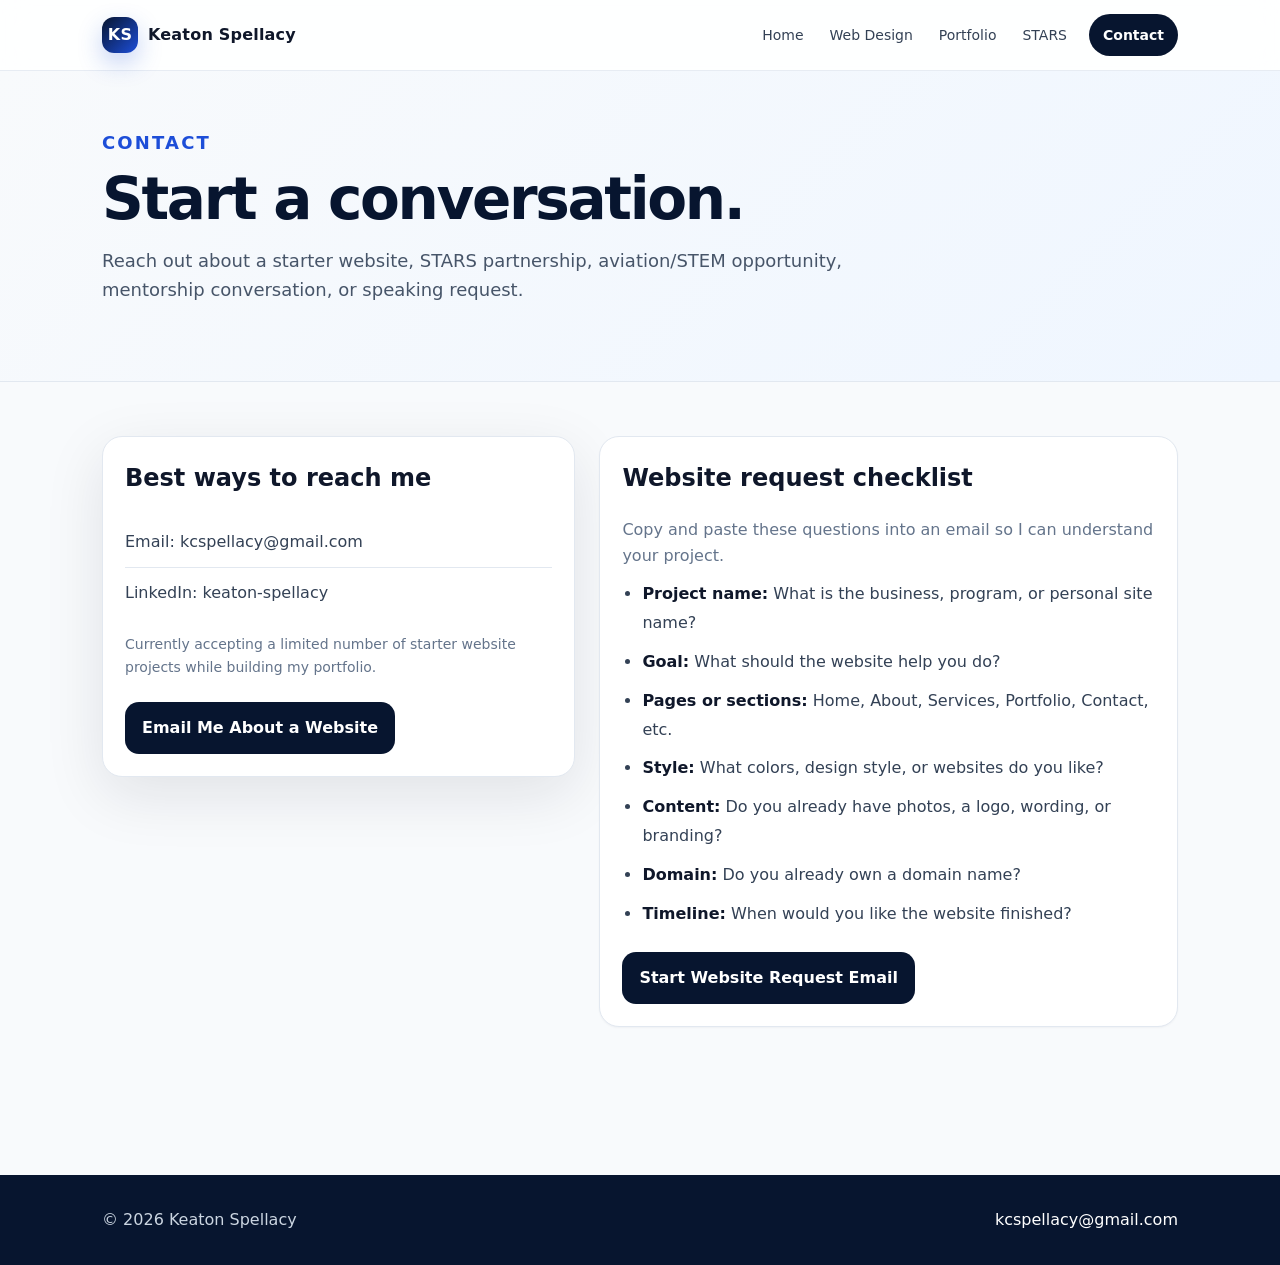
<file: contact.html>
<!doctype html>
<html lang="en">
<head>
  <meta charset="utf-8" />
  <meta name="viewport" content="width=device-width, initial-scale=1" />
  <title>Contact | Keaton Spellacy</title>
  <meta name="description" content="Contact Keaton Spellacy for website projects, STARS partnerships, aviation/STEM conversations, and speaking opportunities." />
  <link rel="stylesheet" href="assets/style.css" />
</head>

<body>
<header class="site-header">
  <nav class="nav">
    <a class="brand" href="index.html">
      <span class="mark">KS</span>
      <span>Keaton Spellacy</span>
    </a>

    <div class="nav-links">
      <a href="index.html">Home</a>
      <a href="web-design.html">Web Design</a>
      <a href="portfolio.html">Portfolio</a>
      <a href="stars.html">STARS</a>
      <a class="nav-cta" href="contact.html">Contact</a>
    </div>
  </nav>
</header>

<section class="page-hero">
  <div class="page-hero-inner">
    <p class="eyebrow" style="color:#1d4ed8">Contact</p>
    <h1>Start a conversation.</h1>
    <p>
      Reach out about a starter website, STARS partnership, aviation/STEM opportunity,
      mentorship conversation, or speaking request.
    </p>
  </div>
</section>

<main>
  <section class="section split">
    <div class="card lift">
      <h2 style="margin-top:0">Best ways to reach me</h2>

      <ul class="list-clean">
        <li>
          Email:
          <a href="mailto:kcspellacy@gmail.com">kcspellacy@gmail.com</a>
        </li>
        <li>
          LinkedIn:
          <a href="https://www.linkedin.com/in/keaton-spellacy" target="_blank" rel="noreferrer noopener">
            keaton-spellacy
          </a>
        </li>
      </ul>

      <p class="small" style="margin-top:16px">
        Currently accepting a limited number of starter website projects while building my portfolio.
      </p>

      <div class="btnrow">
        <a class="btn dark" href="mailto:kcspellacy@gmail.com?subject=Website%20Request">
          Email Me About a Website
        </a>
      </div>
    </div>

    <div class="card form-box">
      <h2 style="margin-top:0">Website request checklist</h2>

      <p>
        Copy and paste these questions into an email so I can understand your project.
      </p>

      <ul class="checklist">
        <li><strong>Project name:</strong> What is the business, program, or personal site name?</li>
        <li><strong>Goal:</strong> What should the website help you do?</li>
        <li><strong>Pages or sections:</strong> Home, About, Services, Portfolio, Contact, etc.</li>
        <li><strong>Style:</strong> What colors, design style, or websites do you like?</li>
        <li><strong>Content:</strong> Do you already have photos, a logo, wording, or branding?</li>
        <li><strong>Domain:</strong> Do you already own a domain name?</li>
        <li><strong>Timeline:</strong> When would you like the website finished?</li>
      </ul>

      <div class="btnrow">
        <a class="btn dark" href="mailto:kcspellacy@gmail.com?subject=Website%20Request&body=Project%20name:%0D%0AGoal:%0D%0APages%20or%20sections:%0D%0AStyle%20examples:%0D%0APhotos/logo/content:%0D%0ADomain:%0D%0ATimeline:">
          Start Website Request Email
        </a>
      </div>
    </div>
  </section>
</main>

<footer class="footer">
  <div class="footer-inner">
    <span>© <span id="y"></span> Keaton Spellacy</span>
    <span><a href="mailto:kcspellacy@gmail.com">kcspellacy@gmail.com</a></span>
  </div>
</footer>

<script>
  document.getElementById('y').textContent = new Date().getFullYear();
</script>
</body>
</html>
</file>
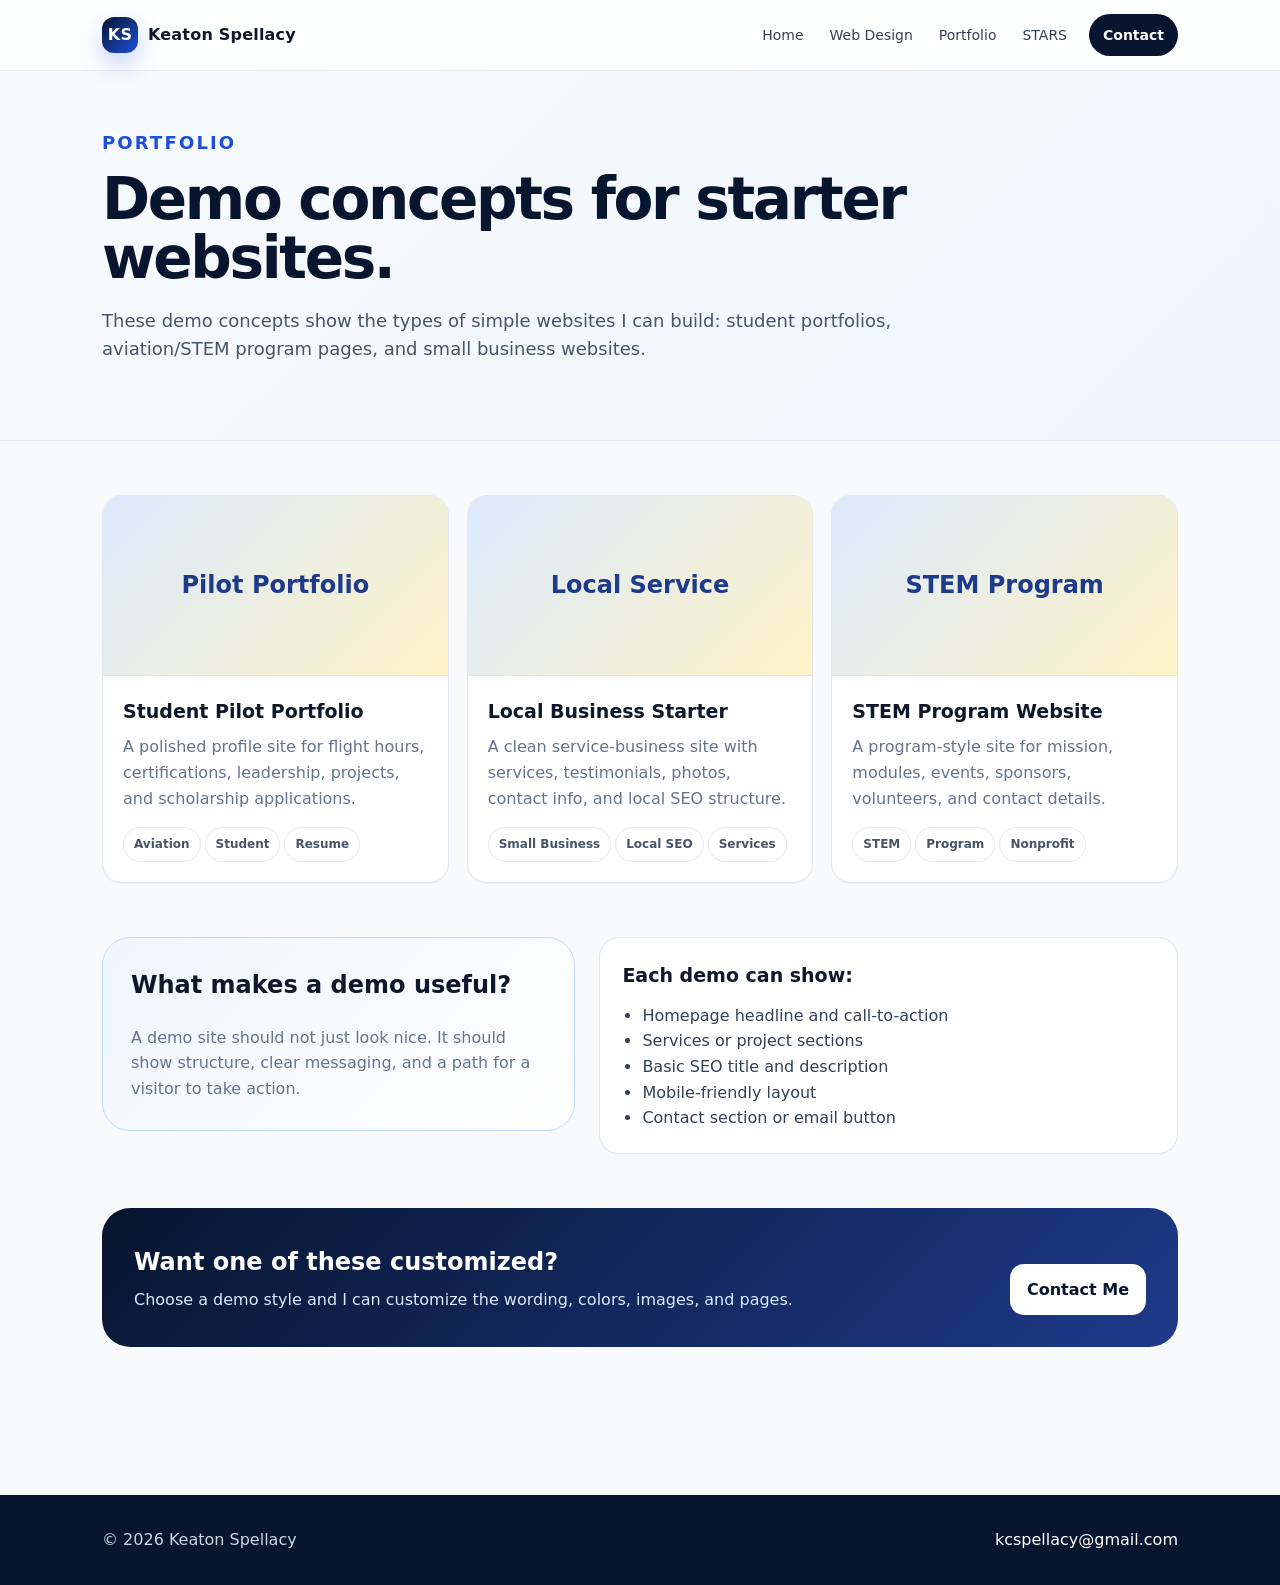
<file: portfolio.html>
<!doctype html>
<html lang="en">
<head>
  <meta charset="utf-8" />
  <meta name="viewport" content="width=device-width, initial-scale=1" />
  <title>Portfolio & Demo Sites | Keaton Spellacy</title>
  <meta name="description" content="Portfolio and demo website concepts by Keaton Spellacy for aviation students, STEM programs, and local small businesses." />
  <link rel="stylesheet" href="assets/style.css" />
</head>
<body>
<header class="site-header"><nav class="nav"><a class="brand" href="index.html"><span class="mark">KS</span><span>Keaton Spellacy</span></a><div class="nav-links"><a href="index.html">Home</a><a href="web-design.html">Web Design</a><a href="portfolio.html">Portfolio</a><a href="stars.html">STARS</a><a class="nav-cta" href="contact.html">Contact</a></div></nav></header>
<section class="page-hero"><div class="page-hero-inner"><p class="eyebrow" style="color:#1d4ed8">Portfolio</p><h1>Demo concepts for starter websites.</h1><p>These demo concepts show the types of simple websites I can build: student portfolios, aviation/STEM program pages, and small business websites.</p></div></section>
<main>
  <section class="section">
    <div class="grid3">
      <article class="card demo-card"><div class="demo-thumb">Pilot Portfolio</div><div class="inside"><h3>Student Pilot Portfolio</h3><p>A polished profile site for flight hours, certifications, leadership, projects, and scholarship applications.</p><span class="tag">Aviation</span><span class="tag">Student</span><span class="tag">Resume</span></div></article>
      <article class="card demo-card"><div class="demo-thumb">Local Service</div><div class="inside"><h3>Local Business Starter</h3><p>A clean service-business site with services, testimonials, photos, contact info, and local SEO structure.</p><span class="tag">Small Business</span><span class="tag">Local SEO</span><span class="tag">Services</span></div></article>
      <article class="card demo-card"><div class="demo-thumb">STEM Program</div><div class="inside"><h3>STEM Program Website</h3><p>A program-style site for mission, modules, events, sponsors, volunteers, and contact details.</p><span class="tag">STEM</span><span class="tag">Program</span><span class="tag">Nonprofit</span></div></article>
    </div>
  </section>
  <section class="section split">
    <div class="panel"><h2 style="margin-top:0">What makes a demo useful?</h2><p class="lead">A demo site should not just look nice. It should show structure, clear messaging, and a path for a visitor to take action.</p></div>
    <div class="card"><h3>Each demo can show:</h3><ul><li>Homepage headline and call-to-action</li><li>Services or project sections</li><li>Basic SEO title and description</li><li>Mobile-friendly layout</li><li>Contact section or email button</li></ul></div>
  </section>
  <section class="section"><div class="callout"><div><h2 style="margin:0">Want one of these customized?</h2><p>Choose a demo style and I can customize the wording, colors, images, and pages.</p></div><div class="btnrow"><a class="btn primary" href="contact.html">Contact Me</a></div></div></section>
</main>
<footer class="footer"><div class="footer-inner"><span>© <span id="y"></span> Keaton Spellacy</span><span><a href="mailto:kcspellacy@gmail.com">kcspellacy@gmail.com</a></span></div></footer><script>document.getElementById('y').textContent = new Date().getFullYear();</script>
</body>
</html>
</file>
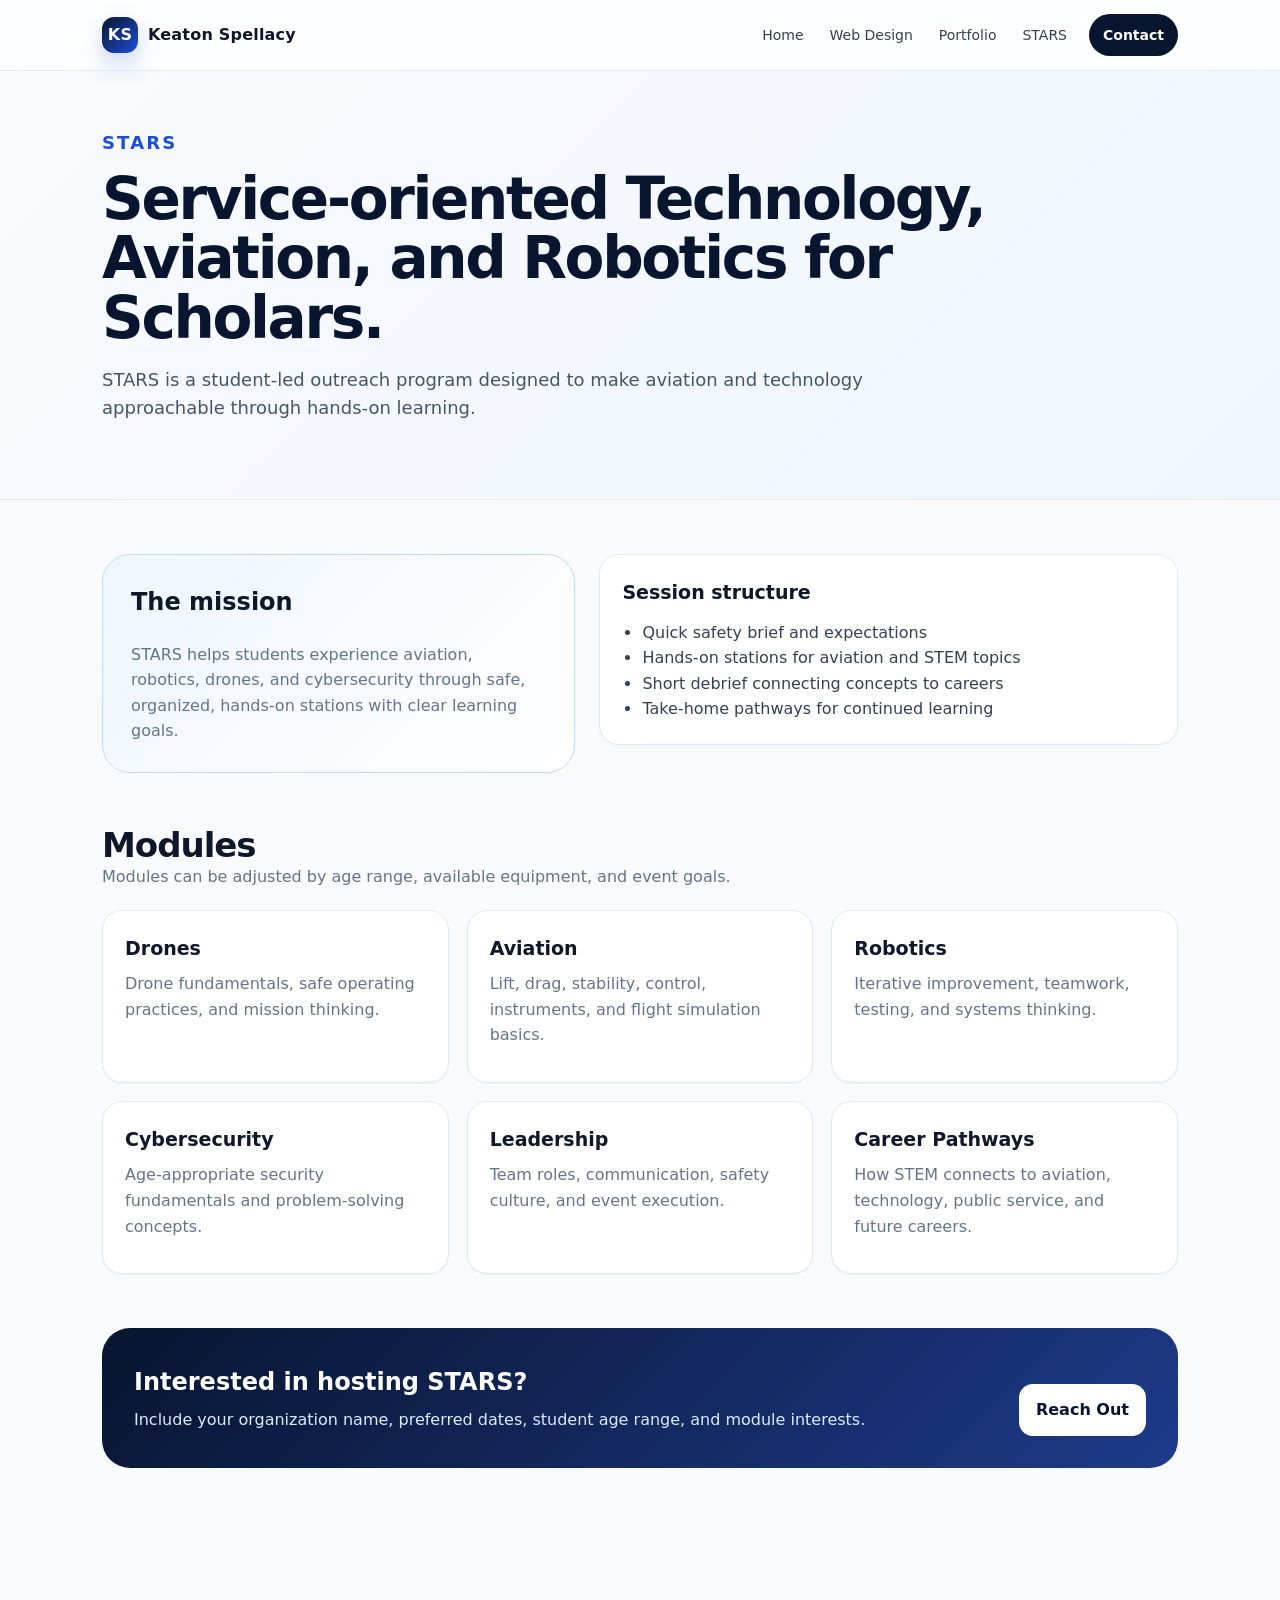
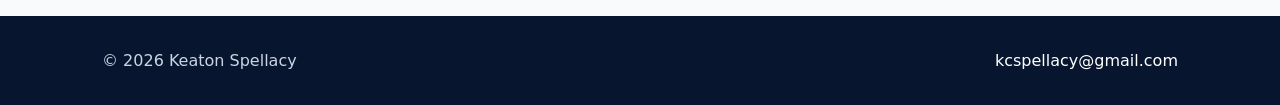
<file: stars.html>
<!doctype html>
<html lang="en">
<head>
  <meta charset="utf-8" />
  <meta name="viewport" content="width=device-width, initial-scale=1" />
  <title>STARS STEM Outreach | Keaton Spellacy</title>
  <meta name="description" content="STARS is a student-led aviation, robotics, technology, and STEM outreach program founded by Keaton Spellacy." />
  <link rel="stylesheet" href="assets/style.css" />
</head>
<body>
<header class="site-header"><nav class="nav"><a class="brand" href="index.html"><span class="mark">KS</span><span>Keaton Spellacy</span></a><div class="nav-links"><a href="index.html">Home</a><a href="web-design.html">Web Design</a><a href="portfolio.html">Portfolio</a><a href="stars.html">STARS</a><a class="nav-cta" href="contact.html">Contact</a></div></nav></header>
<section class="page-hero"><div class="page-hero-inner"><p class="eyebrow" style="color:#1d4ed8">STARS</p><h1>Service-oriented Technology, Aviation, and Robotics for Scholars.</h1><p>STARS is a student-led outreach program designed to make aviation and technology approachable through hands-on learning.</p></div></section>
<main>
  <section class="section split">
    <div class="panel"><h2 style="margin-top:0">The mission</h2><p class="lead">STARS helps students experience aviation, robotics, drones, and cybersecurity through safe, organized, hands-on stations with clear learning goals.</p></div>
    <div class="card"><h3>Session structure</h3><ul><li>Quick safety brief and expectations</li><li>Hands-on stations for aviation and STEM topics</li><li>Short debrief connecting concepts to careers</li><li>Take-home pathways for continued learning</li></ul></div>
  </section>
  <section class="section"><div class="section-head"><div><h2>Modules</h2><p class="lead">Modules can be adjusted by age range, available equipment, and event goals.</p></div></div><div class="grid3"><div class="card"><h3>Drones</h3><p>Drone fundamentals, safe operating practices, and mission thinking.</p></div><div class="card"><h3>Aviation</h3><p>Lift, drag, stability, control, instruments, and flight simulation basics.</p></div><div class="card"><h3>Robotics</h3><p>Iterative improvement, teamwork, testing, and systems thinking.</p></div><div class="card"><h3>Cybersecurity</h3><p>Age-appropriate security fundamentals and problem-solving concepts.</p></div><div class="card"><h3>Leadership</h3><p>Team roles, communication, safety culture, and event execution.</p></div><div class="card"><h3>Career Pathways</h3><p>How STEM connects to aviation, technology, public service, and future careers.</p></div></div></section>
  <section class="section"><div class="callout"><div><h2 style="margin:0">Interested in hosting STARS?</h2><p>Include your organization name, preferred dates, student age range, and module interests.</p></div><div class="btnrow"><a class="btn primary" href="contact.html">Reach Out</a></div></div></section>
</main>
<footer class="footer"><div class="footer-inner"><span>© <span id="y"></span> Keaton Spellacy</span><span><a href="mailto:kcspellacy@gmail.com">kcspellacy@gmail.com</a></span></div></footer><script>document.getElementById('y').textContent = new Date().getFullYear();</script>
</body>
</html>
</file>
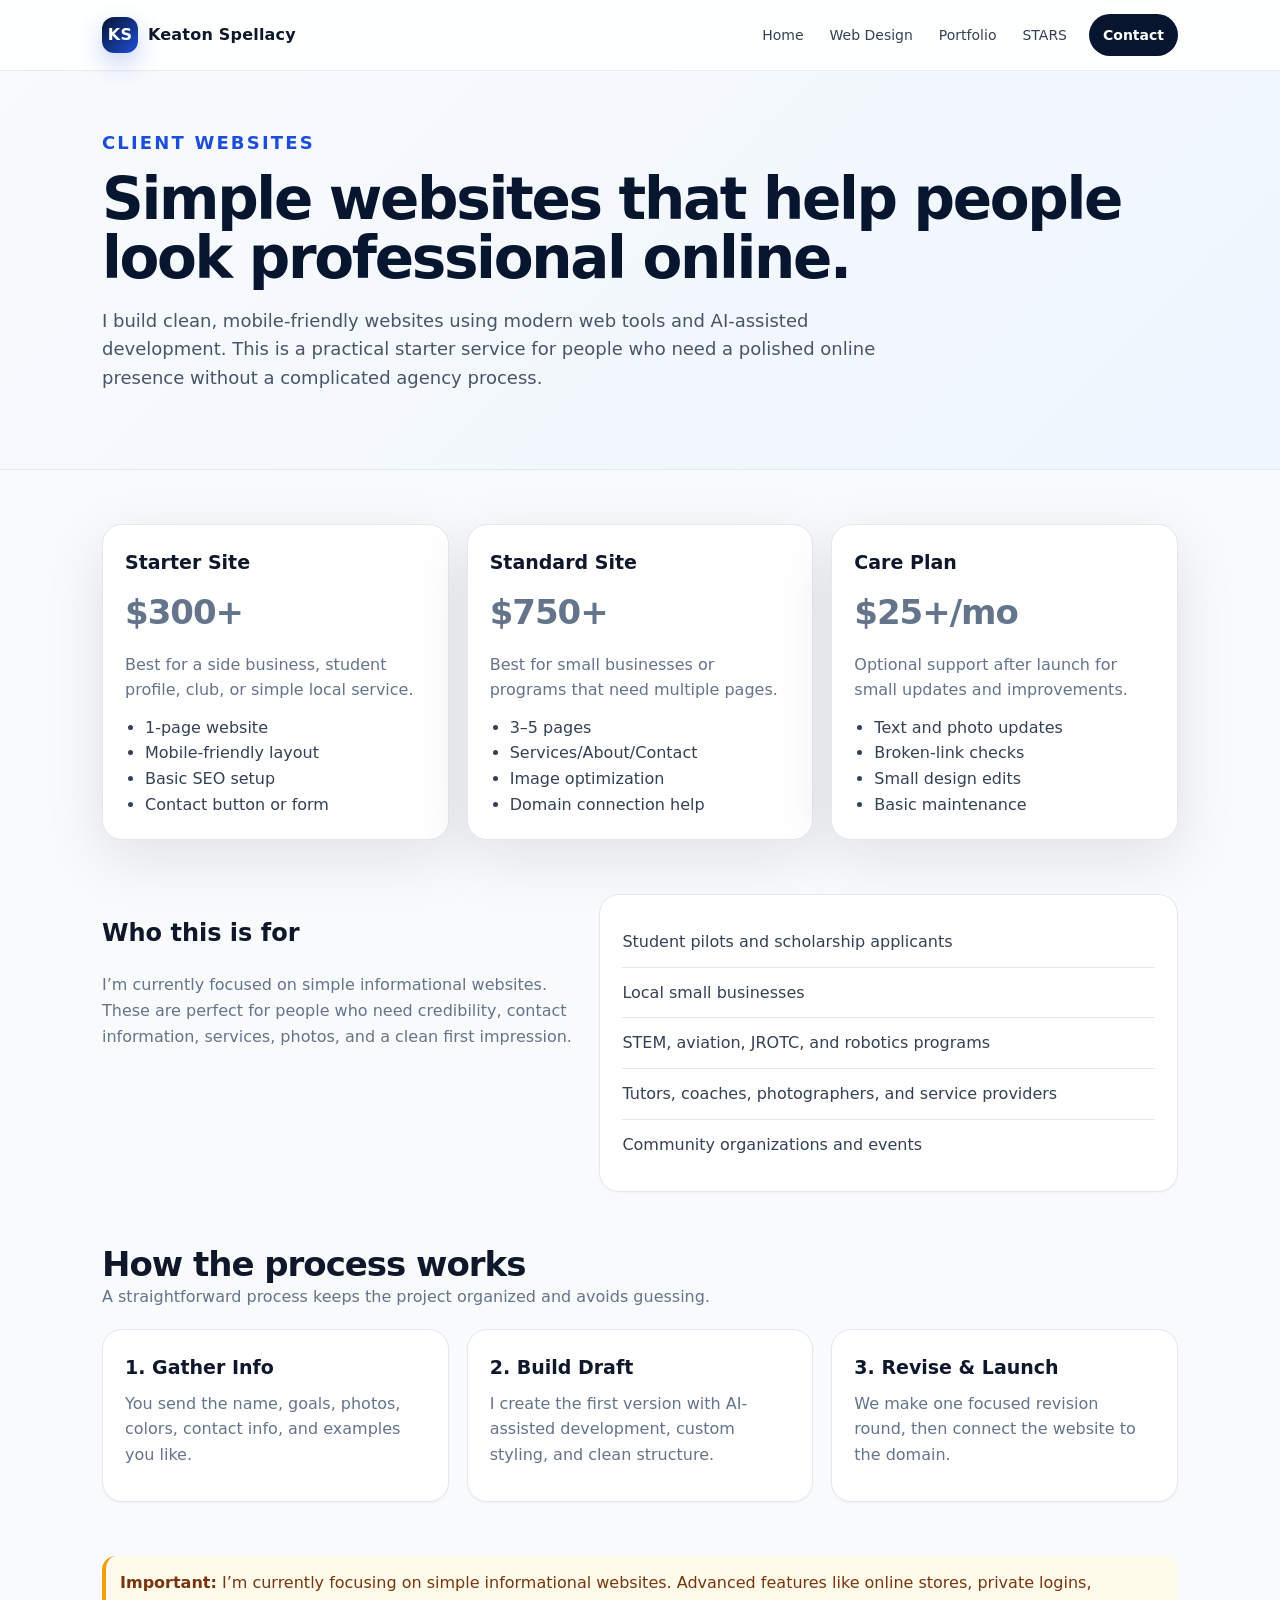
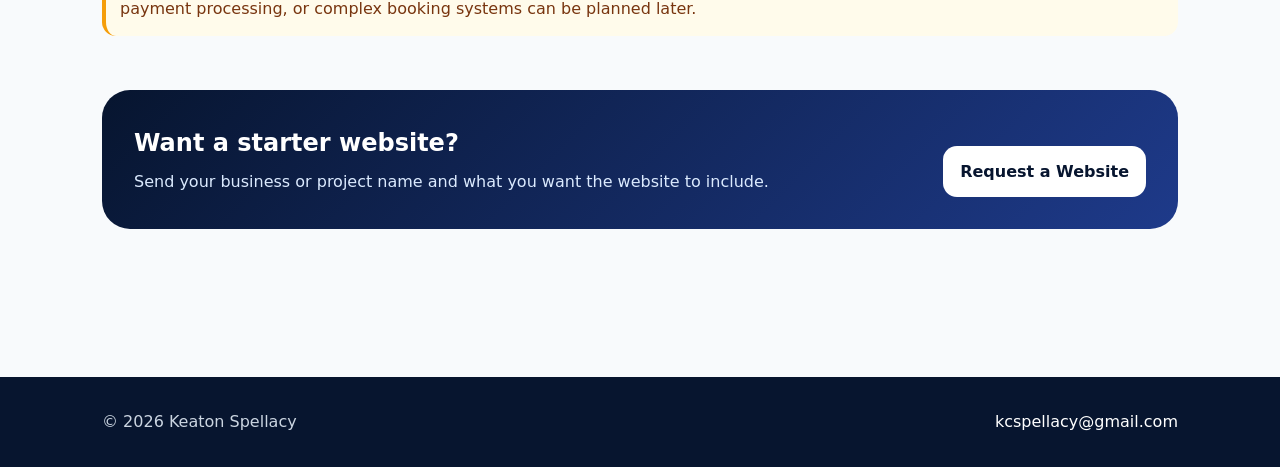
<file: web-design.html>
<!doctype html>
<html lang="en">
<head>
  <meta charset="utf-8" />
  <meta name="viewport" content="width=device-width, initial-scale=1" />
  <title>Website Design | Keaton Spellacy</title>
  <meta name="description" content="AI-assisted starter websites for students, small businesses, aviation/STEM programs, and local organizations." />
  <link rel="stylesheet" href="assets/style.css" />
</head>
<body>
<header class="site-header"><nav class="nav"><a class="brand" href="index.html"><span class="mark">KS</span><span>Keaton Spellacy</span></a><div class="nav-links"><a href="index.html">Home</a><a href="web-design.html">Web Design</a><a href="portfolio.html">Portfolio</a><a href="stars.html">STARS</a><a class="nav-cta" href="contact.html">Contact</a></div></nav></header>
<section class="page-hero"><div class="page-hero-inner"><p class="eyebrow" style="color:#1d4ed8">Client Websites</p><h1>Simple websites that help people look professional online.</h1><p>I build clean, mobile-friendly websites using modern web tools and AI-assisted development. This is a practical starter service for people who need a polished online presence without a complicated agency process.</p></div></section>
<main>
  <section class="section">
    <div class="grid3">
      <div class="card lift"><h3>Starter Site</h3><p class="price">$300+</p><p>Best for a side business, student profile, club, or simple local service.</p><ul><li>1-page website</li><li>Mobile-friendly layout</li><li>Basic SEO setup</li><li>Contact button or form</li></ul></div>
      <div class="card lift"><h3>Standard Site</h3><p class="price">$750+</p><p>Best for small businesses or programs that need multiple pages.</p><ul><li>3–5 pages</li><li>Services/About/Contact</li><li>Image optimization</li><li>Domain connection help</li></ul></div>
      <div class="card lift"><h3>Care Plan</h3><p class="price">$25+/mo</p><p>Optional support after launch for small updates and improvements.</p><ul><li>Text and photo updates</li><li>Broken-link checks</li><li>Small design edits</li><li>Basic maintenance</li></ul></div>
    </div>
  </section>
  <section class="section split">
    <div><h2>Who this is for</h2><p class="lead">I’m currently focused on simple informational websites. These are perfect for people who need credibility, contact information, services, photos, and a clean first impression.</p></div>
    <div class="card"><ul class="list-clean"><li>Student pilots and scholarship applicants</li><li>Local small businesses</li><li>STEM, aviation, JROTC, and robotics programs</li><li>Tutors, coaches, photographers, and service providers</li><li>Community organizations and events</li></ul></div>
  </section>
  <section class="section">
    <div class="section-head"><div><h2>How the process works</h2><p class="lead">A straightforward process keeps the project organized and avoids guessing.</p></div></div>
    <div class="grid3"><div class="card"><h3>1. Gather Info</h3><p>You send the name, goals, photos, colors, contact info, and examples you like.</p></div><div class="card"><h3>2. Build Draft</h3><p>I create the first version with AI-assisted development, custom styling, and clean structure.</p></div><div class="card"><h3>3. Revise & Launch</h3><p>We make one focused revision round, then connect the website to the domain.</p></div></div>
  </section>
  <section class="section"><div class="notice"><strong>Important:</strong> I’m currently focusing on simple informational websites. Advanced features like online stores, private logins, payment processing, or complex booking systems can be planned later.</div></section>
  <section class="section"><div class="callout"><div><h2 style="margin:0">Want a starter website?</h2><p>Send your business or project name and what you want the website to include.</p></div><div class="btnrow"><a class="btn primary" href="contact.html">Request a Website</a></div></div></section>
</main>
<footer class="footer"><div class="footer-inner"><span>© <span id="y"></span> Keaton Spellacy</span><span><a href="mailto:kcspellacy@gmail.com">kcspellacy@gmail.com</a></span></div></footer><script>document.getElementById('y').textContent = new Date().getFullYear();</script>
</body>
</html>
</file>
<file: assets/style.css>
:root{
  --navy:#07152f;
  --blue:#1d4ed8;
  --sky:#38bdf8;
  --gold:#f59e0b;
  --text:#0f172a;
  --muted:#64748b;
  --bg:#f8fafc;
  --card:#ffffff;
  --border:#e2e8f0;
  --max:1120px;
  --radius:20px;
  --shadow:0 18px 60px rgba(15,23,42,.10);
}

.profile-photo {
  width: 220px;
  height: 220px;
  border-radius: 28px;
  object-fit: cover;
  border: 1px solid rgba(148, 163, 184, 0.35);
  box-shadow: 0 20px 50px rgba(15, 23, 42, 0.18);
}
.checklist {
  margin: 22px 0;
  padding-left: 22px;
  color: var(--muted);
  line-height: 1.8;
}

.checklist li {
  margin-bottom: 10px;
}

.checklist strong {
  color: var(--text);
}
*{box-sizing:border-box}
html{scroll-behavior:smooth}
body{margin:0;font-family:Inter,ui-sans-serif,system-ui,-apple-system,Segoe UI,Roboto,Helvetica,Arial,sans-serif;color:var(--text);background:var(--bg);line-height:1.6}
a{color:inherit;text-decoration:none}
img{max-width:100%;display:block}
.skip{position:absolute;left:-999px;top:auto;width:1px;height:1px;overflow:hidden}.skip:focus{left:16px;top:16px;width:auto;height:auto;padding:10px 14px;background:white;border:1px solid var(--border);border-radius:10px;z-index:1000}
.site-header{position:sticky;top:0;z-index:50;background:rgba(255,255,255,.86);backdrop-filter:blur(14px);border-bottom:1px solid rgba(226,232,240,.8)}
.nav{max-width:var(--max);margin:0 auto;padding:14px 22px;display:flex;align-items:center;justify-content:space-between;gap:18px}
.brand{display:flex;align-items:center;gap:10px;font-weight:800;letter-spacing:.2px}.mark{width:36px;height:36px;border-radius:12px;display:grid;place-items:center;color:#fff;background:linear-gradient(135deg,var(--navy),var(--blue));box-shadow:0 10px 25px rgba(29,78,216,.25)}
.nav-links{display:flex;gap:18px;align-items:center;font-size:14px;color:#334155}.nav-links a{padding:8px 4px}.nav-links a:hover{color:var(--blue)}.nav-cta{padding:10px 14px!important;border-radius:999px;background:var(--navy);color:#fff!important;font-weight:700}
.hero{position:relative;overflow:hidden;background:radial-gradient(900px 340px at 20% -50px, rgba(56,189,248,.26), transparent 60%),linear-gradient(135deg,#07152f 0%,#12306a 52%,#0f172a 100%);color:#fff}
.hero:after{content:"";position:absolute;inset:auto -10% -42% -10%;height:300px;background:rgba(255,255,255,.07);transform:rotate(-3deg)}
.hero-inner{position:relative;z-index:1;max-width:var(--max);margin:0 auto;padding:86px 22px 72px;display:grid;grid-template-columns:1.15fr .85fr;gap:42px;align-items:center}.eyebrow{color:#bae6fd;font-weight:800;text-transform:uppercase;font-size:13px;letter-spacing:.12em;margin:0 0 12px}h1{font-size:clamp(38px,6vw,68px);line-height:1.02;margin:0 0 18px;letter-spacing:-.04em}.hero p{font-size:19px;color:#dbeafe;margin:0;max-width:64ch}.hero-card{background:rgba(255,255,255,.11);border:1px solid rgba(255,255,255,.18);border-radius:28px;padding:20px;box-shadow:0 26px 80px rgba(0,0,0,.25)}
.profile{background:#fff;color:var(--text);border-radius:24px;padding:22px}.headshot-wrap{width:132px;height:132px;border-radius:999px;background:linear-gradient(135deg,#e0f2fe,#dbeafe);display:block;position:relative;margin-bottom:18px;overflow:hidden;border:1px solid #dbeafe}.headshot-wrap img{width:100%;height:100%;object-fit:cover}.initials{font-size:34px;font-weight:900;color:var(--blue);line-height:1;position:absolute;left:50%;top:50%;transform:translate(-50%,-50%)}.profile h2{margin:0;font-size:24px}.profile p{color:var(--muted);font-size:14px;margin:6px 0 14px}.badges{display:flex;gap:8px;flex-wrap:wrap}.badge{font-size:12px;font-weight:700;color:#0f172a;background:#f1f5f9;border:1px solid #e2e8f0;border-radius:999px;padding:7px 10px}.btnrow{display:flex;gap:12px;flex-wrap:wrap;margin-top:24px}.btn{display:inline-flex;align-items:center;justify-content:center;padding:12px 16px;border-radius:14px;font-weight:800;border:1px solid transparent}.btn.primary{background:#fff;color:#07152f}.btn.secondary{border-color:rgba(255,255,255,.32);color:#fff}.btn.dark{background:var(--navy);color:#fff}.btn.light{background:#fff;border-color:var(--border);color:var(--text)}
main{max-width:var(--max);margin:0 auto;padding:54px 22px}.section{margin:0 0 54px}.section-head{display:flex;justify-content:space-between;align-items:end;gap:24px;margin-bottom:20px}.section-head h2{font-size:34px;line-height:1.1;margin:0;letter-spacing:-.03em}.section-head p,.lead{color:var(--muted);margin:0;max-width:70ch}.grid3{display:grid;grid-template-columns:repeat(3,1fr);gap:18px}.grid2{display:grid;grid-template-columns:repeat(2,1fr);gap:18px}.card{background:var(--card);border:1px solid var(--border);border-radius:var(--radius);padding:22px;box-shadow:0 1px 2px rgba(15,23,42,.04)}.card.lift{box-shadow:var(--shadow)}.card h3{margin:0 0 8px;font-size:19px}.card p{color:var(--muted);margin:0 0 12px}.card ul{margin:12px 0 0;padding-left:20px;color:#334155}.stat-row{display:grid;grid-template-columns:repeat(4,1fr);gap:14px}.stat{background:#fff;border:1px solid var(--border);border-radius:18px;padding:18px}.stat strong{display:block;font-size:26px;color:var(--navy)}.stat span{color:var(--muted);font-size:13px}.split{display:grid;grid-template-columns:.9fr 1.1fr;gap:24px;align-items:start}.panel{background:linear-gradient(135deg,#eff6ff,#fff);border:1px solid #bfdbfe;border-radius:28px;padding:28px}.list-clean{list-style:none;padding:0!important;margin:0!important}.list-clean li{padding:12px 0;border-bottom:1px solid var(--border);color:#334155}.list-clean li:last-child{border-bottom:0}.price{font-size:34px;font-weight:900;letter-spacing:-.03em;color:var(--navy)}.small{font-size:14px;color:var(--muted)}.tag{display:inline-flex;border:1px solid var(--border);background:#fff;border-radius:999px;padding:7px 10px;font-size:12px;font-weight:800;color:#475569;margin:4px 4px 0 0}.callout{background:linear-gradient(135deg,var(--navy),#1e3a8a);color:#fff;border-radius:28px;padding:32px;display:flex;align-items:center;justify-content:space-between;gap:22px}.callout p{color:#dbeafe;margin:6px 0 0}.page-hero{background:linear-gradient(135deg,#f8fafc,#eff6ff);border-bottom:1px solid var(--border)}.page-hero-inner{max-width:var(--max);margin:0 auto;padding:58px 22px}.page-hero h1{color:var(--navy);font-size:clamp(38px,5vw,58px)}.page-hero p{color:#475569;max-width:72ch;font-size:18px}.footer{background:#07152f;color:#cbd5e1;margin-top:40px}.footer-inner{max-width:var(--max);margin:0 auto;padding:32px 22px;display:flex;justify-content:space-between;gap:20px;flex-wrap:wrap}.footer a{color:#fff}.demo-card{overflow:hidden;padding:0}.demo-thumb{height:180px;background:linear-gradient(135deg,#dbeafe,#fef3c7);border-bottom:1px solid var(--border);display:grid;place-items:center;color:#1e3a8a;font-weight:900;font-size:24px}.demo-card .inside{padding:20px}.form-box label{display:block;font-weight:800;margin:14px 0 6px}.form-box input,.form-box textarea{width:100%;border:1px solid var(--border);border-radius:12px;padding:12px;font:inherit}.form-box textarea{min-height:140px}.notice{border-left:4px solid var(--gold);background:#fffbeb;padding:14px;border-radius:14px;color:#78350f}
@media(max-width:900px){.hero-inner,.split,.grid2,.grid3{grid-template-columns:1fr}.stat-row{grid-template-columns:repeat(2,1fr)}.section-head{display:block}.nav{align-items:flex-start}.nav-links{flex-wrap:wrap;justify-content:flex-end}.callout{display:block}.callout .btnrow{margin-top:18px}}
@media(max-width:620px){.nav{display:block}.nav-links{margin-top:12px;justify-content:flex-start}.hero-inner{padding-top:54px}.stat-row{grid-template-columns:1fr}main{padding-top:36px}h1{font-size:38px}.section-head h2{font-size:28px}}
</file>
